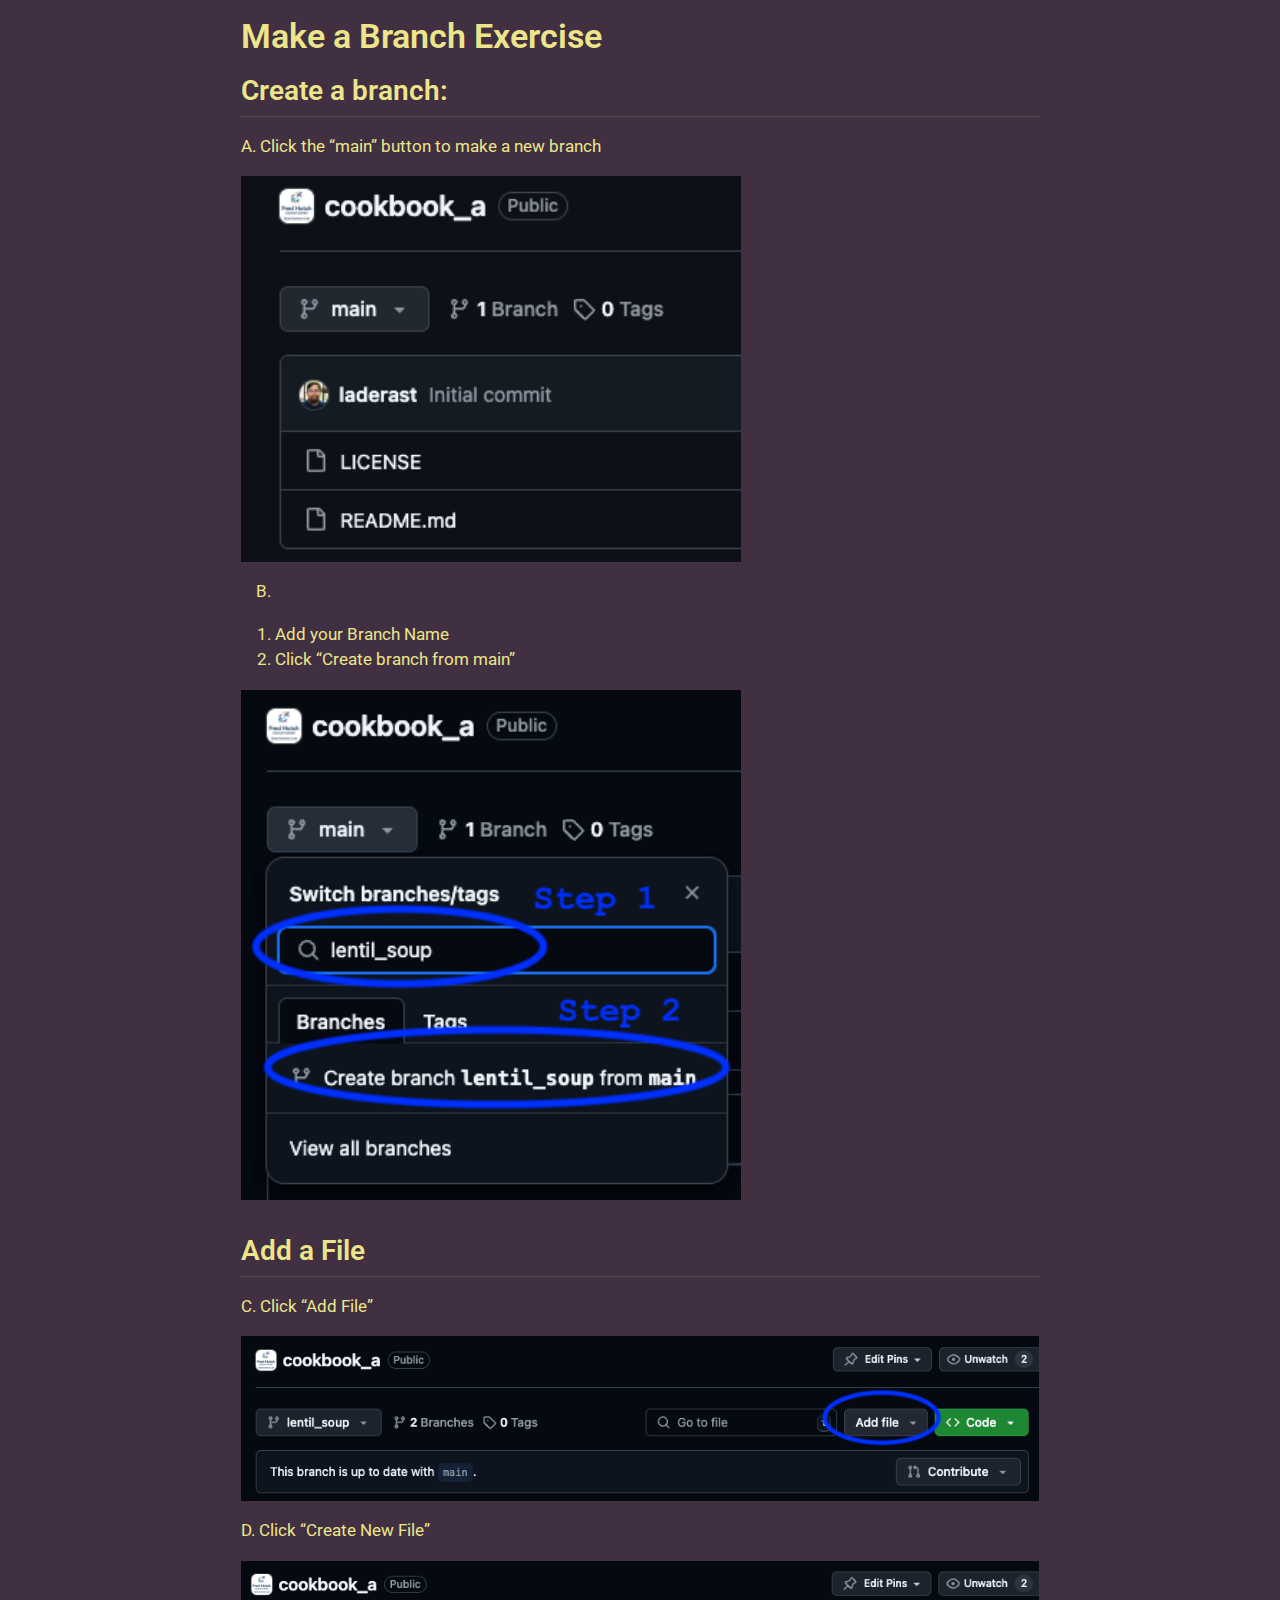
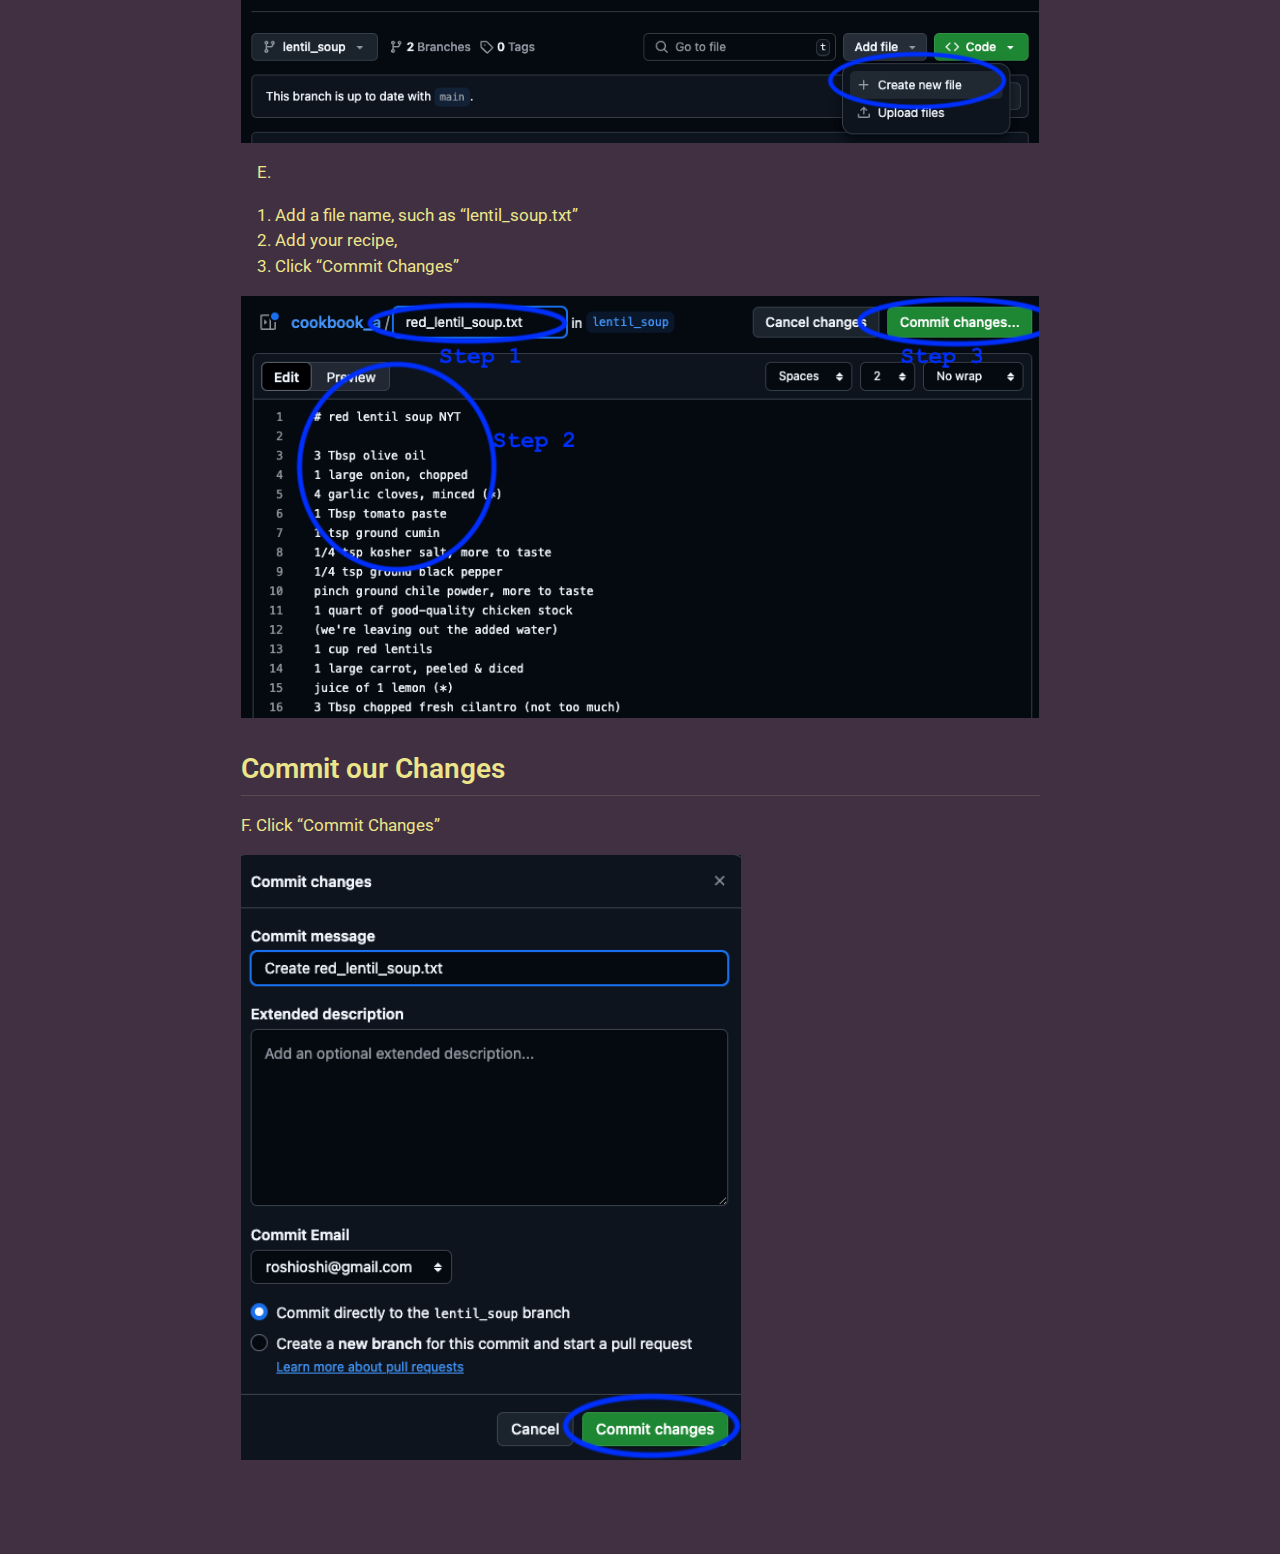
<file: branching.html>
<!DOCTYPE html>
<html xmlns="http://www.w3.org/1999/xhtml" lang="en" xml:lang="en"><head>

<meta charset="utf-8">
<meta name="generator" content="quarto-1.7.30">

<meta name="viewport" content="width=device-width, initial-scale=1.0, user-scalable=yes">


<title>Make a Branch Exercise</title>
<style>
code{white-space: pre-wrap;}
span.smallcaps{font-variant: small-caps;}
div.columns{display: flex; gap: min(4vw, 1.5em);}
div.column{flex: auto; overflow-x: auto;}
div.hanging-indent{margin-left: 1.5em; text-indent: -1.5em;}
ul.task-list{list-style: none;}
ul.task-list li input[type="checkbox"] {
  width: 0.8em;
  margin: 0 0.8em 0.2em -1em; /* quarto-specific, see https://github.com/quarto-dev/quarto-cli/issues/4556 */ 
  vertical-align: middle;
}
</style>


<script src="branching_files/libs/clipboard/clipboard.min.js"></script>
<script src="branching_files/libs/quarto-html/quarto.js" type="module"></script>
<script src="branching_files/libs/quarto-html/tabsets/tabsets.js" type="module"></script>
<script src="branching_files/libs/quarto-html/popper.min.js"></script>
<script src="branching_files/libs/quarto-html/tippy.umd.min.js"></script>
<script src="branching_files/libs/quarto-html/anchor.min.js"></script>
<link href="branching_files/libs/quarto-html/tippy.css" rel="stylesheet">
<link href="branching_files/libs/quarto-html/quarto-syntax-highlighting-dark-4fd6b04df70422679dcc46428c3a52e2.css" rel="stylesheet" id="quarto-text-highlighting-styles">
<script src="branching_files/libs/bootstrap/bootstrap.min.js"></script>
<link href="branching_files/libs/bootstrap/bootstrap-icons.css" rel="stylesheet">
<link href="branching_files/libs/bootstrap/bootstrap-54cf135cfe02744c679a308d7dd506c5.min.css" rel="stylesheet" append-hash="true" id="quarto-bootstrap" data-mode="dark">


</head>

<body class="fullcontent quarto-light">

<div id="quarto-content" class="page-columns page-rows-contents page-layout-article">

<main class="content" id="quarto-document-content">

<header id="title-block-header" class="quarto-title-block default">
<div class="quarto-title">
<h1 class="title">Make a Branch Exercise</h1>
</div>



<div class="quarto-title-meta">

    
  
    
  </div>
  


</header>


<section id="create-a-branch" class="level2">
<h2 class="anchored" data-anchor-id="create-a-branch">Create a branch:</h2>
<p>A. Click the “main” button to make a new branch</p>
<p><img src="branch1.png" class="img-fluid" width="500"></p>
<ol start="2" type="A">
<li></li>
</ol>
<ol type="1">
<li>Add your Branch Name</li>
<li>Click “Create branch from main”</li>
</ol>
<p><img src="branch2.png" class="img-fluid" width="500"></p>
</section>
<section id="add-a-file" class="level2">
<h2 class="anchored" data-anchor-id="add-a-file">Add a File</h2>
<p>C. Click “Add File”</p>
<p><img src="branch3.png" class="img-fluid"></p>
<p>D. Click “Create New File”</p>
<p><img src="branch4.png" class="img-fluid"></p>
<ol start="5" type="A">
<li></li>
</ol>
<ol type="1">
<li>Add a file name, such as “lentil_soup.txt”</li>
<li>Add your recipe,</li>
<li>Click “Commit Changes”</li>
</ol>
<p><img src="branch5.png" class="img-fluid"></p>
</section>
<section id="commit-our-changes" class="level2">
<h2 class="anchored" data-anchor-id="commit-our-changes">Commit our Changes</h2>
<p>F. Click “Commit Changes”</p>
<p><img src="branch6.png" class="img-fluid" width="500"></p>
</section>

</main>
<!-- /main column -->
<script id="quarto-html-after-body" type="application/javascript">
  window.document.addEventListener("DOMContentLoaded", function (event) {
    const icon = "";
    const anchorJS = new window.AnchorJS();
    anchorJS.options = {
      placement: 'right',
      icon: icon
    };
    anchorJS.add('.anchored');
    const isCodeAnnotation = (el) => {
      for (const clz of el.classList) {
        if (clz.startsWith('code-annotation-')) {                     
          return true;
        }
      }
      return false;
    }
    const onCopySuccess = function(e) {
      // button target
      const button = e.trigger;
      // don't keep focus
      button.blur();
      // flash "checked"
      button.classList.add('code-copy-button-checked');
      var currentTitle = button.getAttribute("title");
      button.setAttribute("title", "Copied!");
      let tooltip;
      if (window.bootstrap) {
        button.setAttribute("data-bs-toggle", "tooltip");
        button.setAttribute("data-bs-placement", "left");
        button.setAttribute("data-bs-title", "Copied!");
        tooltip = new bootstrap.Tooltip(button, 
          { trigger: "manual", 
            customClass: "code-copy-button-tooltip",
            offset: [0, -8]});
        tooltip.show();    
      }
      setTimeout(function() {
        if (tooltip) {
          tooltip.hide();
          button.removeAttribute("data-bs-title");
          button.removeAttribute("data-bs-toggle");
          button.removeAttribute("data-bs-placement");
        }
        button.setAttribute("title", currentTitle);
        button.classList.remove('code-copy-button-checked');
      }, 1000);
      // clear code selection
      e.clearSelection();
    }
    const getTextToCopy = function(trigger) {
        const codeEl = trigger.previousElementSibling.cloneNode(true);
        for (const childEl of codeEl.children) {
          if (isCodeAnnotation(childEl)) {
            childEl.remove();
          }
        }
        return codeEl.innerText;
    }
    const clipboard = new window.ClipboardJS('.code-copy-button:not([data-in-quarto-modal])', {
      text: getTextToCopy
    });
    clipboard.on('success', onCopySuccess);
    if (window.document.getElementById('quarto-embedded-source-code-modal')) {
      const clipboardModal = new window.ClipboardJS('.code-copy-button[data-in-quarto-modal]', {
        text: getTextToCopy,
        container: window.document.getElementById('quarto-embedded-source-code-modal')
      });
      clipboardModal.on('success', onCopySuccess);
    }
      var localhostRegex = new RegExp(/^(?:http|https):\/\/localhost\:?[0-9]*\//);
      var mailtoRegex = new RegExp(/^mailto:/);
        var filterRegex = new RegExp('/' + window.location.host + '/');
      var isInternal = (href) => {
          return filterRegex.test(href) || localhostRegex.test(href) || mailtoRegex.test(href);
      }
      // Inspect non-navigation links and adorn them if external
     var links = window.document.querySelectorAll('a[href]:not(.nav-link):not(.navbar-brand):not(.toc-action):not(.sidebar-link):not(.sidebar-item-toggle):not(.pagination-link):not(.no-external):not([aria-hidden]):not(.dropdown-item):not(.quarto-navigation-tool):not(.about-link)');
      for (var i=0; i<links.length; i++) {
        const link = links[i];
        if (!isInternal(link.href)) {
          // undo the damage that might have been done by quarto-nav.js in the case of
          // links that we want to consider external
          if (link.dataset.originalHref !== undefined) {
            link.href = link.dataset.originalHref;
          }
        }
      }
    function tippyHover(el, contentFn, onTriggerFn, onUntriggerFn) {
      const config = {
        allowHTML: true,
        maxWidth: 500,
        delay: 100,
        arrow: false,
        appendTo: function(el) {
            return el.parentElement;
        },
        interactive: true,
        interactiveBorder: 10,
        theme: 'quarto',
        placement: 'bottom-start',
      };
      if (contentFn) {
        config.content = contentFn;
      }
      if (onTriggerFn) {
        config.onTrigger = onTriggerFn;
      }
      if (onUntriggerFn) {
        config.onUntrigger = onUntriggerFn;
      }
      window.tippy(el, config); 
    }
    const noterefs = window.document.querySelectorAll('a[role="doc-noteref"]');
    for (var i=0; i<noterefs.length; i++) {
      const ref = noterefs[i];
      tippyHover(ref, function() {
        // use id or data attribute instead here
        let href = ref.getAttribute('data-footnote-href') || ref.getAttribute('href');
        try { href = new URL(href).hash; } catch {}
        const id = href.replace(/^#\/?/, "");
        const note = window.document.getElementById(id);
        if (note) {
          return note.innerHTML;
        } else {
          return "";
        }
      });
    }
    const xrefs = window.document.querySelectorAll('a.quarto-xref');
    const processXRef = (id, note) => {
      // Strip column container classes
      const stripColumnClz = (el) => {
        el.classList.remove("page-full", "page-columns");
        if (el.children) {
          for (const child of el.children) {
            stripColumnClz(child);
          }
        }
      }
      stripColumnClz(note)
      if (id === null || id.startsWith('sec-')) {
        // Special case sections, only their first couple elements
        const container = document.createElement("div");
        if (note.children && note.children.length > 2) {
          container.appendChild(note.children[0].cloneNode(true));
          for (let i = 1; i < note.children.length; i++) {
            const child = note.children[i];
            if (child.tagName === "P" && child.innerText === "") {
              continue;
            } else {
              container.appendChild(child.cloneNode(true));
              break;
            }
          }
          if (window.Quarto?.typesetMath) {
            window.Quarto.typesetMath(container);
          }
          return container.innerHTML
        } else {
          if (window.Quarto?.typesetMath) {
            window.Quarto.typesetMath(note);
          }
          return note.innerHTML;
        }
      } else {
        // Remove any anchor links if they are present
        const anchorLink = note.querySelector('a.anchorjs-link');
        if (anchorLink) {
          anchorLink.remove();
        }
        if (window.Quarto?.typesetMath) {
          window.Quarto.typesetMath(note);
        }
        if (note.classList.contains("callout")) {
          return note.outerHTML;
        } else {
          return note.innerHTML;
        }
      }
    }
    for (var i=0; i<xrefs.length; i++) {
      const xref = xrefs[i];
      tippyHover(xref, undefined, function(instance) {
        instance.disable();
        let url = xref.getAttribute('href');
        let hash = undefined; 
        if (url.startsWith('#')) {
          hash = url;
        } else {
          try { hash = new URL(url).hash; } catch {}
        }
        if (hash) {
          const id = hash.replace(/^#\/?/, "");
          const note = window.document.getElementById(id);
          if (note !== null) {
            try {
              const html = processXRef(id, note.cloneNode(true));
              instance.setContent(html);
            } finally {
              instance.enable();
              instance.show();
            }
          } else {
            // See if we can fetch this
            fetch(url.split('#')[0])
            .then(res => res.text())
            .then(html => {
              const parser = new DOMParser();
              const htmlDoc = parser.parseFromString(html, "text/html");
              const note = htmlDoc.getElementById(id);
              if (note !== null) {
                const html = processXRef(id, note);
                instance.setContent(html);
              } 
            }).finally(() => {
              instance.enable();
              instance.show();
            });
          }
        } else {
          // See if we can fetch a full url (with no hash to target)
          // This is a special case and we should probably do some content thinning / targeting
          fetch(url)
          .then(res => res.text())
          .then(html => {
            const parser = new DOMParser();
            const htmlDoc = parser.parseFromString(html, "text/html");
            const note = htmlDoc.querySelector('main.content');
            if (note !== null) {
              // This should only happen for chapter cross references
              // (since there is no id in the URL)
              // remove the first header
              if (note.children.length > 0 && note.children[0].tagName === "HEADER") {
                note.children[0].remove();
              }
              const html = processXRef(null, note);
              instance.setContent(html);
            } 
          }).finally(() => {
            instance.enable();
            instance.show();
          });
        }
      }, function(instance) {
      });
    }
        let selectedAnnoteEl;
        const selectorForAnnotation = ( cell, annotation) => {
          let cellAttr = 'data-code-cell="' + cell + '"';
          let lineAttr = 'data-code-annotation="' +  annotation + '"';
          const selector = 'span[' + cellAttr + '][' + lineAttr + ']';
          return selector;
        }
        const selectCodeLines = (annoteEl) => {
          const doc = window.document;
          const targetCell = annoteEl.getAttribute("data-target-cell");
          const targetAnnotation = annoteEl.getAttribute("data-target-annotation");
          const annoteSpan = window.document.querySelector(selectorForAnnotation(targetCell, targetAnnotation));
          const lines = annoteSpan.getAttribute("data-code-lines").split(",");
          const lineIds = lines.map((line) => {
            return targetCell + "-" + line;
          })
          let top = null;
          let height = null;
          let parent = null;
          if (lineIds.length > 0) {
              //compute the position of the single el (top and bottom and make a div)
              const el = window.document.getElementById(lineIds[0]);
              top = el.offsetTop;
              height = el.offsetHeight;
              parent = el.parentElement.parentElement;
            if (lineIds.length > 1) {
              const lastEl = window.document.getElementById(lineIds[lineIds.length - 1]);
              const bottom = lastEl.offsetTop + lastEl.offsetHeight;
              height = bottom - top;
            }
            if (top !== null && height !== null && parent !== null) {
              // cook up a div (if necessary) and position it 
              let div = window.document.getElementById("code-annotation-line-highlight");
              if (div === null) {
                div = window.document.createElement("div");
                div.setAttribute("id", "code-annotation-line-highlight");
                div.style.position = 'absolute';
                parent.appendChild(div);
              }
              div.style.top = top - 2 + "px";
              div.style.height = height + 4 + "px";
              div.style.left = 0;
              let gutterDiv = window.document.getElementById("code-annotation-line-highlight-gutter");
              if (gutterDiv === null) {
                gutterDiv = window.document.createElement("div");
                gutterDiv.setAttribute("id", "code-annotation-line-highlight-gutter");
                gutterDiv.style.position = 'absolute';
                const codeCell = window.document.getElementById(targetCell);
                const gutter = codeCell.querySelector('.code-annotation-gutter');
                gutter.appendChild(gutterDiv);
              }
              gutterDiv.style.top = top - 2 + "px";
              gutterDiv.style.height = height + 4 + "px";
            }
            selectedAnnoteEl = annoteEl;
          }
        };
        const unselectCodeLines = () => {
          const elementsIds = ["code-annotation-line-highlight", "code-annotation-line-highlight-gutter"];
          elementsIds.forEach((elId) => {
            const div = window.document.getElementById(elId);
            if (div) {
              div.remove();
            }
          });
          selectedAnnoteEl = undefined;
        };
          // Handle positioning of the toggle
      window.addEventListener(
        "resize",
        throttle(() => {
          elRect = undefined;
          if (selectedAnnoteEl) {
            selectCodeLines(selectedAnnoteEl);
          }
        }, 10)
      );
      function throttle(fn, ms) {
      let throttle = false;
      let timer;
        return (...args) => {
          if(!throttle) { // first call gets through
              fn.apply(this, args);
              throttle = true;
          } else { // all the others get throttled
              if(timer) clearTimeout(timer); // cancel #2
              timer = setTimeout(() => {
                fn.apply(this, args);
                timer = throttle = false;
              }, ms);
          }
        };
      }
        // Attach click handler to the DT
        const annoteDls = window.document.querySelectorAll('dt[data-target-cell]');
        for (const annoteDlNode of annoteDls) {
          annoteDlNode.addEventListener('click', (event) => {
            const clickedEl = event.target;
            if (clickedEl !== selectedAnnoteEl) {
              unselectCodeLines();
              const activeEl = window.document.querySelector('dt[data-target-cell].code-annotation-active');
              if (activeEl) {
                activeEl.classList.remove('code-annotation-active');
              }
              selectCodeLines(clickedEl);
              clickedEl.classList.add('code-annotation-active');
            } else {
              // Unselect the line
              unselectCodeLines();
              clickedEl.classList.remove('code-annotation-active');
            }
          });
        }
    const findCites = (el) => {
      const parentEl = el.parentElement;
      if (parentEl) {
        const cites = parentEl.dataset.cites;
        if (cites) {
          return {
            el,
            cites: cites.split(' ')
          };
        } else {
          return findCites(el.parentElement)
        }
      } else {
        return undefined;
      }
    };
    var bibliorefs = window.document.querySelectorAll('a[role="doc-biblioref"]');
    for (var i=0; i<bibliorefs.length; i++) {
      const ref = bibliorefs[i];
      const citeInfo = findCites(ref);
      if (citeInfo) {
        tippyHover(citeInfo.el, function() {
          var popup = window.document.createElement('div');
          citeInfo.cites.forEach(function(cite) {
            var citeDiv = window.document.createElement('div');
            citeDiv.classList.add('hanging-indent');
            citeDiv.classList.add('csl-entry');
            var biblioDiv = window.document.getElementById('ref-' + cite);
            if (biblioDiv) {
              citeDiv.innerHTML = biblioDiv.innerHTML;
            }
            popup.appendChild(citeDiv);
          });
          return popup.innerHTML;
        });
      }
    }
  });
  </script>
</div> <!-- /content -->




</body></html>
</file>
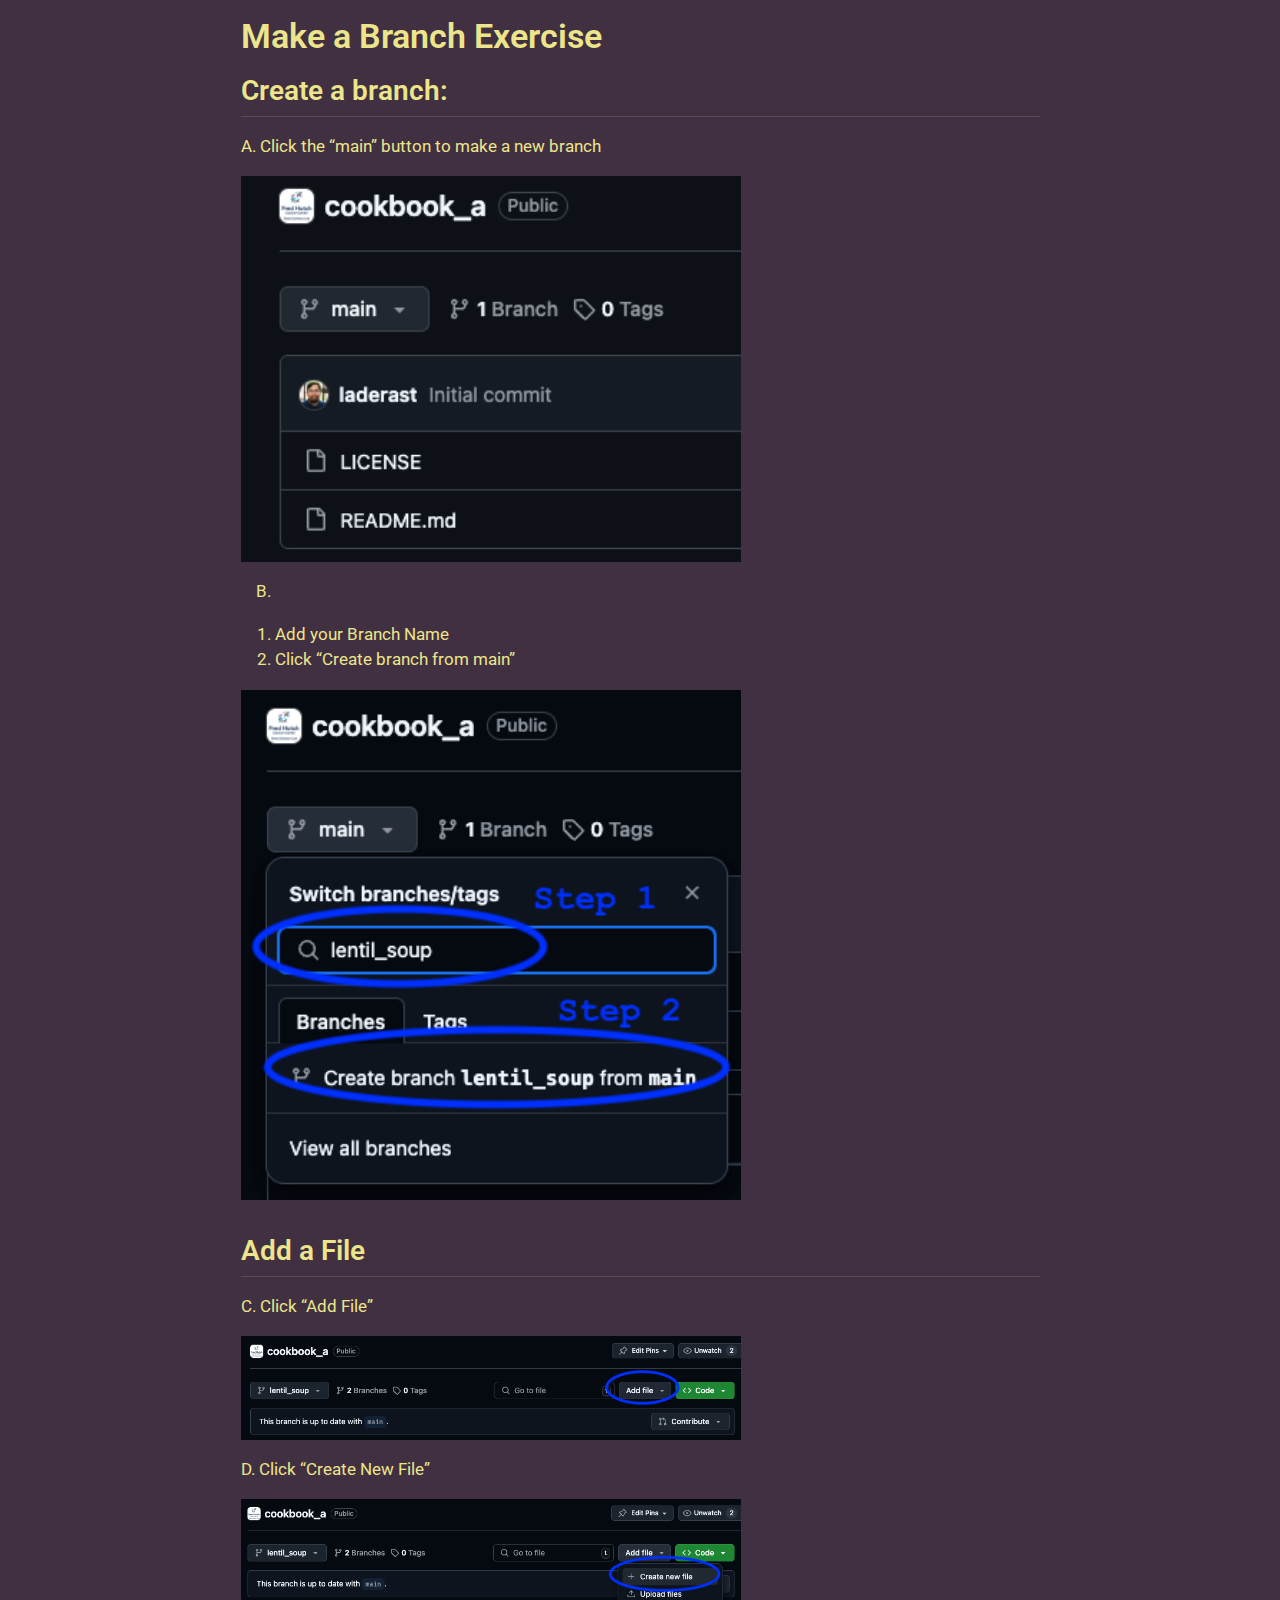
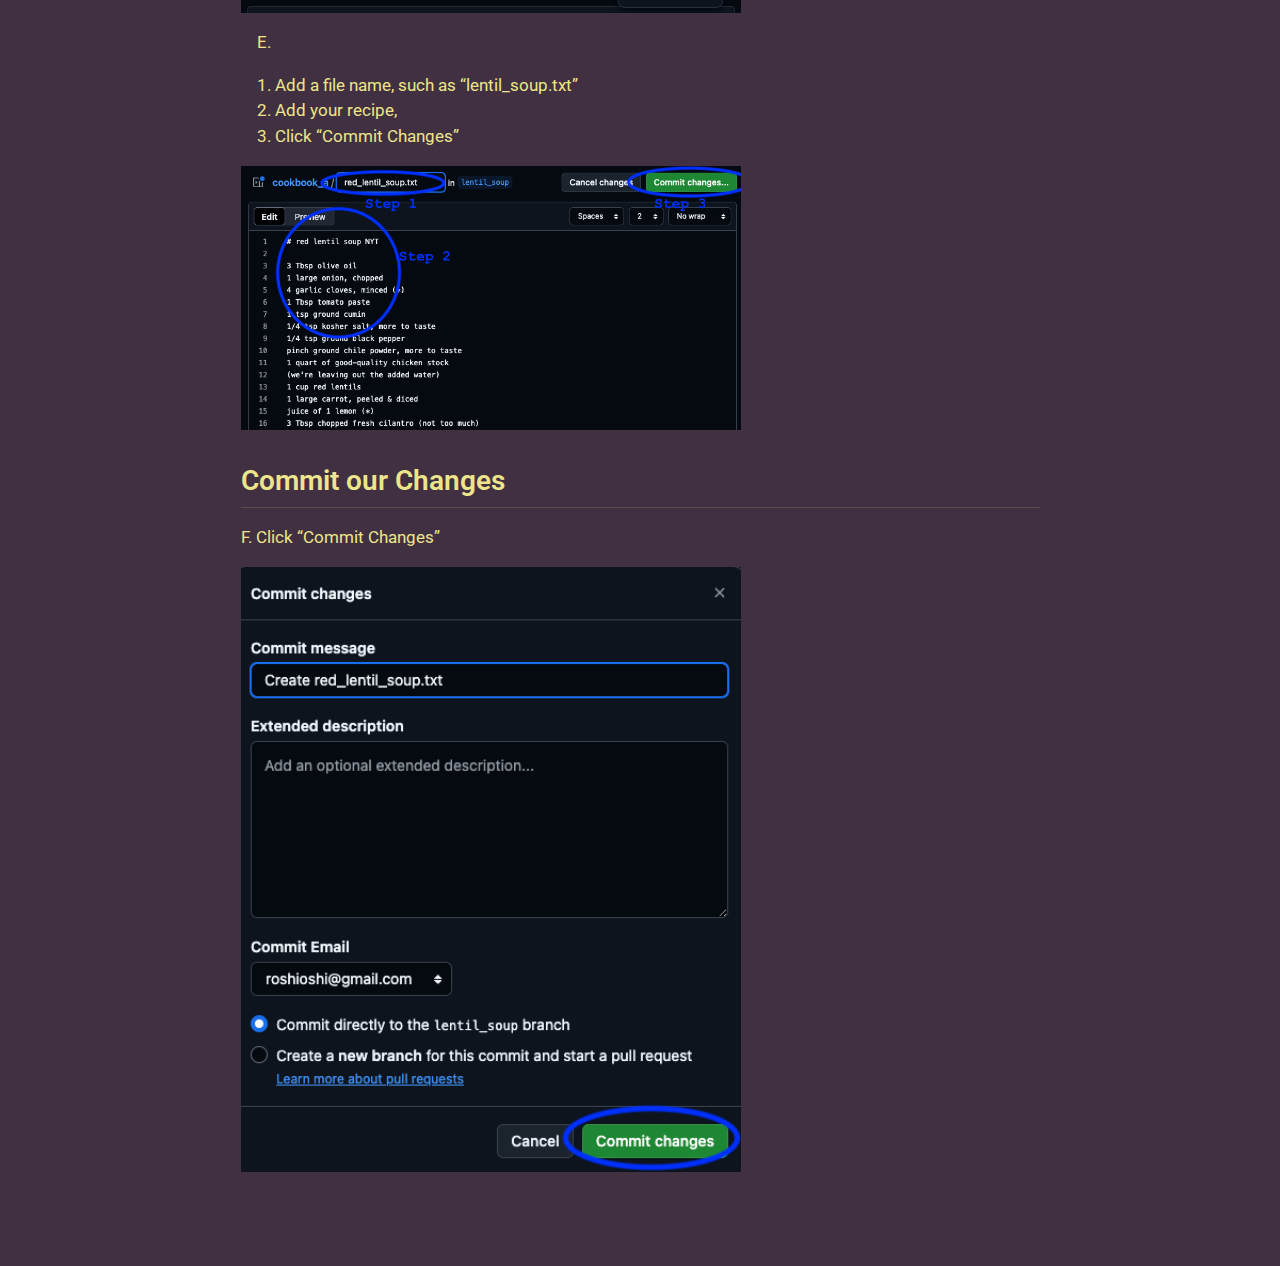
<file: exercises.html>
<!DOCTYPE html>
<html xmlns="http://www.w3.org/1999/xhtml" lang="en" xml:lang="en"><head>

<meta charset="utf-8">
<meta name="generator" content="quarto-1.7.30">

<meta name="viewport" content="width=device-width, initial-scale=1.0, user-scalable=yes">


<title>Make a Branch Exercise</title>
<style>
code{white-space: pre-wrap;}
span.smallcaps{font-variant: small-caps;}
div.columns{display: flex; gap: min(4vw, 1.5em);}
div.column{flex: auto; overflow-x: auto;}
div.hanging-indent{margin-left: 1.5em; text-indent: -1.5em;}
ul.task-list{list-style: none;}
ul.task-list li input[type="checkbox"] {
  width: 0.8em;
  margin: 0 0.8em 0.2em -1em; /* quarto-specific, see https://github.com/quarto-dev/quarto-cli/issues/4556 */ 
  vertical-align: middle;
}
</style>


<script src="exercises_files/libs/clipboard/clipboard.min.js"></script>
<script src="exercises_files/libs/quarto-html/quarto.js" type="module"></script>
<script src="exercises_files/libs/quarto-html/tabsets/tabsets.js" type="module"></script>
<script src="exercises_files/libs/quarto-html/popper.min.js"></script>
<script src="exercises_files/libs/quarto-html/tippy.umd.min.js"></script>
<script src="exercises_files/libs/quarto-html/anchor.min.js"></script>
<link href="exercises_files/libs/quarto-html/tippy.css" rel="stylesheet">
<link href="exercises_files/libs/quarto-html/quarto-syntax-highlighting-dark-4fd6b04df70422679dcc46428c3a52e2.css" rel="stylesheet" id="quarto-text-highlighting-styles">
<script src="exercises_files/libs/bootstrap/bootstrap.min.js"></script>
<link href="exercises_files/libs/bootstrap/bootstrap-icons.css" rel="stylesheet">
<link href="exercises_files/libs/bootstrap/bootstrap-54cf135cfe02744c679a308d7dd506c5.min.css" rel="stylesheet" append-hash="true" id="quarto-bootstrap" data-mode="dark">


</head>

<body class="fullcontent quarto-light">

<div id="quarto-content" class="page-columns page-rows-contents page-layout-article">

<main class="content" id="quarto-document-content">

<header id="title-block-header" class="quarto-title-block default">
<div class="quarto-title">
<h1 class="title">Make a Branch Exercise</h1>
</div>



<div class="quarto-title-meta">

    
  
    
  </div>
  


</header>


<section id="create-a-branch" class="level2">
<h2 class="anchored" data-anchor-id="create-a-branch">Create a branch:</h2>
<p>A. Click the “main” button to make a new branch</p>
<p><img src="branch1.png" class="img-fluid" width="500"></p>
<ol start="2" type="A">
<li></li>
</ol>
<ol type="1">
<li>Add your Branch Name</li>
<li>Click “Create branch from main”</li>
</ol>
<p><img src="branch2.png" class="img-fluid" width="500"></p>
</section>
<section id="add-a-file" class="level2">
<h2 class="anchored" data-anchor-id="add-a-file">Add a File</h2>
<p>C. Click “Add File”</p>
<p><img src="branch3.png" class="img-fluid" width="500"></p>
<p>D. Click “Create New File”</p>
<p><img src="branch4.png" class="img-fluid" width="500"></p>
<ol start="5" type="A">
<li></li>
</ol>
<ol type="1">
<li>Add a file name, such as “lentil_soup.txt”</li>
<li>Add your recipe,</li>
<li>Click “Commit Changes”</li>
</ol>
<p><img src="branch5.png" class="img-fluid" width="500"></p>
</section>
<section id="commit-our-changes" class="level2">
<h2 class="anchored" data-anchor-id="commit-our-changes">Commit our Changes</h2>
<p>F. Click “Commit Changes”</p>
<p><img src="branch6.png" class="img-fluid" width="500"></p>
</section>

</main>
<!-- /main column -->
<script id="quarto-html-after-body" type="application/javascript">
  window.document.addEventListener("DOMContentLoaded", function (event) {
    const icon = "";
    const anchorJS = new window.AnchorJS();
    anchorJS.options = {
      placement: 'right',
      icon: icon
    };
    anchorJS.add('.anchored');
    const isCodeAnnotation = (el) => {
      for (const clz of el.classList) {
        if (clz.startsWith('code-annotation-')) {                     
          return true;
        }
      }
      return false;
    }
    const onCopySuccess = function(e) {
      // button target
      const button = e.trigger;
      // don't keep focus
      button.blur();
      // flash "checked"
      button.classList.add('code-copy-button-checked');
      var currentTitle = button.getAttribute("title");
      button.setAttribute("title", "Copied!");
      let tooltip;
      if (window.bootstrap) {
        button.setAttribute("data-bs-toggle", "tooltip");
        button.setAttribute("data-bs-placement", "left");
        button.setAttribute("data-bs-title", "Copied!");
        tooltip = new bootstrap.Tooltip(button, 
          { trigger: "manual", 
            customClass: "code-copy-button-tooltip",
            offset: [0, -8]});
        tooltip.show();    
      }
      setTimeout(function() {
        if (tooltip) {
          tooltip.hide();
          button.removeAttribute("data-bs-title");
          button.removeAttribute("data-bs-toggle");
          button.removeAttribute("data-bs-placement");
        }
        button.setAttribute("title", currentTitle);
        button.classList.remove('code-copy-button-checked');
      }, 1000);
      // clear code selection
      e.clearSelection();
    }
    const getTextToCopy = function(trigger) {
        const codeEl = trigger.previousElementSibling.cloneNode(true);
        for (const childEl of codeEl.children) {
          if (isCodeAnnotation(childEl)) {
            childEl.remove();
          }
        }
        return codeEl.innerText;
    }
    const clipboard = new window.ClipboardJS('.code-copy-button:not([data-in-quarto-modal])', {
      text: getTextToCopy
    });
    clipboard.on('success', onCopySuccess);
    if (window.document.getElementById('quarto-embedded-source-code-modal')) {
      const clipboardModal = new window.ClipboardJS('.code-copy-button[data-in-quarto-modal]', {
        text: getTextToCopy,
        container: window.document.getElementById('quarto-embedded-source-code-modal')
      });
      clipboardModal.on('success', onCopySuccess);
    }
      var localhostRegex = new RegExp(/^(?:http|https):\/\/localhost\:?[0-9]*\//);
      var mailtoRegex = new RegExp(/^mailto:/);
        var filterRegex = new RegExp('/' + window.location.host + '/');
      var isInternal = (href) => {
          return filterRegex.test(href) || localhostRegex.test(href) || mailtoRegex.test(href);
      }
      // Inspect non-navigation links and adorn them if external
     var links = window.document.querySelectorAll('a[href]:not(.nav-link):not(.navbar-brand):not(.toc-action):not(.sidebar-link):not(.sidebar-item-toggle):not(.pagination-link):not(.no-external):not([aria-hidden]):not(.dropdown-item):not(.quarto-navigation-tool):not(.about-link)');
      for (var i=0; i<links.length; i++) {
        const link = links[i];
        if (!isInternal(link.href)) {
          // undo the damage that might have been done by quarto-nav.js in the case of
          // links that we want to consider external
          if (link.dataset.originalHref !== undefined) {
            link.href = link.dataset.originalHref;
          }
        }
      }
    function tippyHover(el, contentFn, onTriggerFn, onUntriggerFn) {
      const config = {
        allowHTML: true,
        maxWidth: 500,
        delay: 100,
        arrow: false,
        appendTo: function(el) {
            return el.parentElement;
        },
        interactive: true,
        interactiveBorder: 10,
        theme: 'quarto',
        placement: 'bottom-start',
      };
      if (contentFn) {
        config.content = contentFn;
      }
      if (onTriggerFn) {
        config.onTrigger = onTriggerFn;
      }
      if (onUntriggerFn) {
        config.onUntrigger = onUntriggerFn;
      }
      window.tippy(el, config); 
    }
    const noterefs = window.document.querySelectorAll('a[role="doc-noteref"]');
    for (var i=0; i<noterefs.length; i++) {
      const ref = noterefs[i];
      tippyHover(ref, function() {
        // use id or data attribute instead here
        let href = ref.getAttribute('data-footnote-href') || ref.getAttribute('href');
        try { href = new URL(href).hash; } catch {}
        const id = href.replace(/^#\/?/, "");
        const note = window.document.getElementById(id);
        if (note) {
          return note.innerHTML;
        } else {
          return "";
        }
      });
    }
    const xrefs = window.document.querySelectorAll('a.quarto-xref');
    const processXRef = (id, note) => {
      // Strip column container classes
      const stripColumnClz = (el) => {
        el.classList.remove("page-full", "page-columns");
        if (el.children) {
          for (const child of el.children) {
            stripColumnClz(child);
          }
        }
      }
      stripColumnClz(note)
      if (id === null || id.startsWith('sec-')) {
        // Special case sections, only their first couple elements
        const container = document.createElement("div");
        if (note.children && note.children.length > 2) {
          container.appendChild(note.children[0].cloneNode(true));
          for (let i = 1; i < note.children.length; i++) {
            const child = note.children[i];
            if (child.tagName === "P" && child.innerText === "") {
              continue;
            } else {
              container.appendChild(child.cloneNode(true));
              break;
            }
          }
          if (window.Quarto?.typesetMath) {
            window.Quarto.typesetMath(container);
          }
          return container.innerHTML
        } else {
          if (window.Quarto?.typesetMath) {
            window.Quarto.typesetMath(note);
          }
          return note.innerHTML;
        }
      } else {
        // Remove any anchor links if they are present
        const anchorLink = note.querySelector('a.anchorjs-link');
        if (anchorLink) {
          anchorLink.remove();
        }
        if (window.Quarto?.typesetMath) {
          window.Quarto.typesetMath(note);
        }
        if (note.classList.contains("callout")) {
          return note.outerHTML;
        } else {
          return note.innerHTML;
        }
      }
    }
    for (var i=0; i<xrefs.length; i++) {
      const xref = xrefs[i];
      tippyHover(xref, undefined, function(instance) {
        instance.disable();
        let url = xref.getAttribute('href');
        let hash = undefined; 
        if (url.startsWith('#')) {
          hash = url;
        } else {
          try { hash = new URL(url).hash; } catch {}
        }
        if (hash) {
          const id = hash.replace(/^#\/?/, "");
          const note = window.document.getElementById(id);
          if (note !== null) {
            try {
              const html = processXRef(id, note.cloneNode(true));
              instance.setContent(html);
            } finally {
              instance.enable();
              instance.show();
            }
          } else {
            // See if we can fetch this
            fetch(url.split('#')[0])
            .then(res => res.text())
            .then(html => {
              const parser = new DOMParser();
              const htmlDoc = parser.parseFromString(html, "text/html");
              const note = htmlDoc.getElementById(id);
              if (note !== null) {
                const html = processXRef(id, note);
                instance.setContent(html);
              } 
            }).finally(() => {
              instance.enable();
              instance.show();
            });
          }
        } else {
          // See if we can fetch a full url (with no hash to target)
          // This is a special case and we should probably do some content thinning / targeting
          fetch(url)
          .then(res => res.text())
          .then(html => {
            const parser = new DOMParser();
            const htmlDoc = parser.parseFromString(html, "text/html");
            const note = htmlDoc.querySelector('main.content');
            if (note !== null) {
              // This should only happen for chapter cross references
              // (since there is no id in the URL)
              // remove the first header
              if (note.children.length > 0 && note.children[0].tagName === "HEADER") {
                note.children[0].remove();
              }
              const html = processXRef(null, note);
              instance.setContent(html);
            } 
          }).finally(() => {
            instance.enable();
            instance.show();
          });
        }
      }, function(instance) {
      });
    }
        let selectedAnnoteEl;
        const selectorForAnnotation = ( cell, annotation) => {
          let cellAttr = 'data-code-cell="' + cell + '"';
          let lineAttr = 'data-code-annotation="' +  annotation + '"';
          const selector = 'span[' + cellAttr + '][' + lineAttr + ']';
          return selector;
        }
        const selectCodeLines = (annoteEl) => {
          const doc = window.document;
          const targetCell = annoteEl.getAttribute("data-target-cell");
          const targetAnnotation = annoteEl.getAttribute("data-target-annotation");
          const annoteSpan = window.document.querySelector(selectorForAnnotation(targetCell, targetAnnotation));
          const lines = annoteSpan.getAttribute("data-code-lines").split(",");
          const lineIds = lines.map((line) => {
            return targetCell + "-" + line;
          })
          let top = null;
          let height = null;
          let parent = null;
          if (lineIds.length > 0) {
              //compute the position of the single el (top and bottom and make a div)
              const el = window.document.getElementById(lineIds[0]);
              top = el.offsetTop;
              height = el.offsetHeight;
              parent = el.parentElement.parentElement;
            if (lineIds.length > 1) {
              const lastEl = window.document.getElementById(lineIds[lineIds.length - 1]);
              const bottom = lastEl.offsetTop + lastEl.offsetHeight;
              height = bottom - top;
            }
            if (top !== null && height !== null && parent !== null) {
              // cook up a div (if necessary) and position it 
              let div = window.document.getElementById("code-annotation-line-highlight");
              if (div === null) {
                div = window.document.createElement("div");
                div.setAttribute("id", "code-annotation-line-highlight");
                div.style.position = 'absolute';
                parent.appendChild(div);
              }
              div.style.top = top - 2 + "px";
              div.style.height = height + 4 + "px";
              div.style.left = 0;
              let gutterDiv = window.document.getElementById("code-annotation-line-highlight-gutter");
              if (gutterDiv === null) {
                gutterDiv = window.document.createElement("div");
                gutterDiv.setAttribute("id", "code-annotation-line-highlight-gutter");
                gutterDiv.style.position = 'absolute';
                const codeCell = window.document.getElementById(targetCell);
                const gutter = codeCell.querySelector('.code-annotation-gutter');
                gutter.appendChild(gutterDiv);
              }
              gutterDiv.style.top = top - 2 + "px";
              gutterDiv.style.height = height + 4 + "px";
            }
            selectedAnnoteEl = annoteEl;
          }
        };
        const unselectCodeLines = () => {
          const elementsIds = ["code-annotation-line-highlight", "code-annotation-line-highlight-gutter"];
          elementsIds.forEach((elId) => {
            const div = window.document.getElementById(elId);
            if (div) {
              div.remove();
            }
          });
          selectedAnnoteEl = undefined;
        };
          // Handle positioning of the toggle
      window.addEventListener(
        "resize",
        throttle(() => {
          elRect = undefined;
          if (selectedAnnoteEl) {
            selectCodeLines(selectedAnnoteEl);
          }
        }, 10)
      );
      function throttle(fn, ms) {
      let throttle = false;
      let timer;
        return (...args) => {
          if(!throttle) { // first call gets through
              fn.apply(this, args);
              throttle = true;
          } else { // all the others get throttled
              if(timer) clearTimeout(timer); // cancel #2
              timer = setTimeout(() => {
                fn.apply(this, args);
                timer = throttle = false;
              }, ms);
          }
        };
      }
        // Attach click handler to the DT
        const annoteDls = window.document.querySelectorAll('dt[data-target-cell]');
        for (const annoteDlNode of annoteDls) {
          annoteDlNode.addEventListener('click', (event) => {
            const clickedEl = event.target;
            if (clickedEl !== selectedAnnoteEl) {
              unselectCodeLines();
              const activeEl = window.document.querySelector('dt[data-target-cell].code-annotation-active');
              if (activeEl) {
                activeEl.classList.remove('code-annotation-active');
              }
              selectCodeLines(clickedEl);
              clickedEl.classList.add('code-annotation-active');
            } else {
              // Unselect the line
              unselectCodeLines();
              clickedEl.classList.remove('code-annotation-active');
            }
          });
        }
    const findCites = (el) => {
      const parentEl = el.parentElement;
      if (parentEl) {
        const cites = parentEl.dataset.cites;
        if (cites) {
          return {
            el,
            cites: cites.split(' ')
          };
        } else {
          return findCites(el.parentElement)
        }
      } else {
        return undefined;
      }
    };
    var bibliorefs = window.document.querySelectorAll('a[role="doc-biblioref"]');
    for (var i=0; i<bibliorefs.length; i++) {
      const ref = bibliorefs[i];
      const citeInfo = findCites(ref);
      if (citeInfo) {
        tippyHover(citeInfo.el, function() {
          var popup = window.document.createElement('div');
          citeInfo.cites.forEach(function(cite) {
            var citeDiv = window.document.createElement('div');
            citeDiv.classList.add('hanging-indent');
            citeDiv.classList.add('csl-entry');
            var biblioDiv = window.document.getElementById('ref-' + cite);
            if (biblioDiv) {
              citeDiv.innerHTML = biblioDiv.innerHTML;
            }
            popup.appendChild(citeDiv);
          });
          return popup.innerHTML;
        });
      }
    }
  });
  </script>
</div> <!-- /content -->




</body></html>
</file>
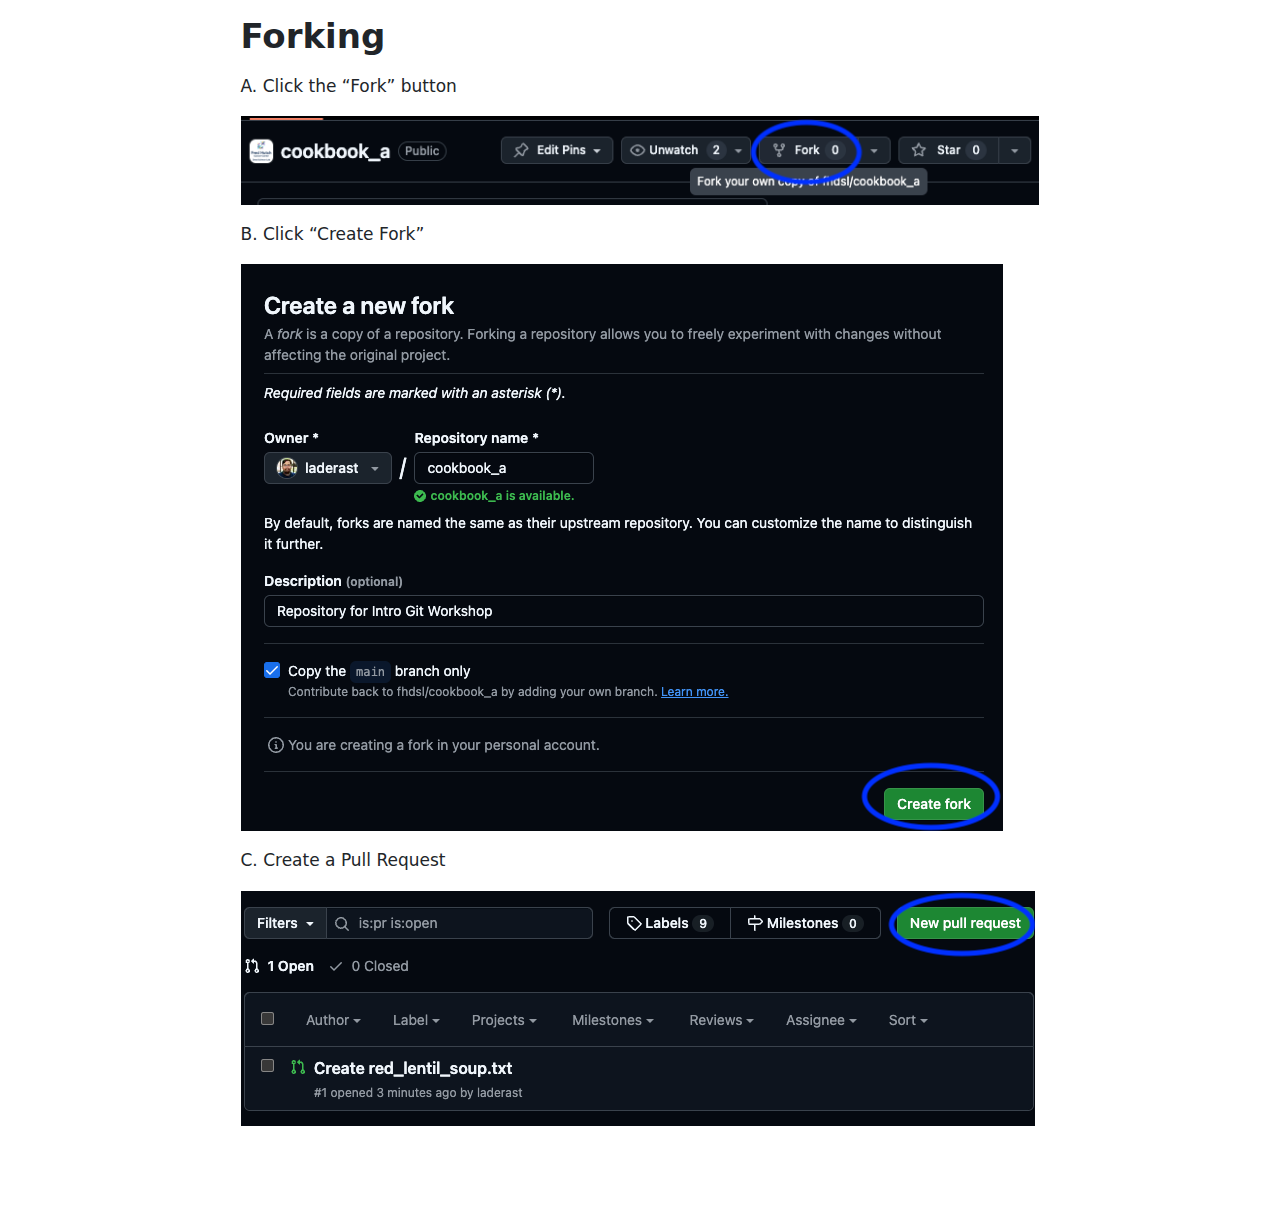
<file: forking.html>
<!DOCTYPE html>
<html xmlns="http://www.w3.org/1999/xhtml" lang="en" xml:lang="en"><head>

<meta charset="utf-8">
<meta name="generator" content="quarto-1.6.40">

<meta name="viewport" content="width=device-width, initial-scale=1.0, user-scalable=yes">


<title>Forking</title>
<style>
code{white-space: pre-wrap;}
span.smallcaps{font-variant: small-caps;}
div.columns{display: flex; gap: min(4vw, 1.5em);}
div.column{flex: auto; overflow-x: auto;}
div.hanging-indent{margin-left: 1.5em; text-indent: -1.5em;}
ul.task-list{list-style: none;}
ul.task-list li input[type="checkbox"] {
  width: 0.8em;
  margin: 0 0.8em 0.2em -1em; /* quarto-specific, see https://github.com/quarto-dev/quarto-cli/issues/4556 */ 
  vertical-align: middle;
}
</style>


<script src="forking_files/libs/clipboard/clipboard.min.js"></script>
<script src="forking_files/libs/quarto-html/quarto.js"></script>
<script src="forking_files/libs/quarto-html/popper.min.js"></script>
<script src="forking_files/libs/quarto-html/tippy.umd.min.js"></script>
<script src="forking_files/libs/quarto-html/anchor.min.js"></script>
<link href="forking_files/libs/quarto-html/tippy.css" rel="stylesheet">
<link href="forking_files/libs/quarto-html/quarto-syntax-highlighting-549806ee2085284f45b00abea8c6df48.css" rel="stylesheet" id="quarto-text-highlighting-styles">
<script src="forking_files/libs/bootstrap/bootstrap.min.js"></script>
<link href="forking_files/libs/bootstrap/bootstrap-icons.css" rel="stylesheet">
<link href="forking_files/libs/bootstrap/bootstrap-973236bd072d72a04ee9cd82dcc9cb29.min.css" rel="stylesheet" append-hash="true" id="quarto-bootstrap" data-mode="light">


</head>

<body class="fullcontent">

<div id="quarto-content" class="page-columns page-rows-contents page-layout-article">

<main class="content" id="quarto-document-content">

<header id="title-block-header" class="quarto-title-block default">
<div class="quarto-title">
<h1 class="title">Forking</h1>
</div>



<div class="quarto-title-meta">

    
  
    
  </div>
  


</header>


<p>A. Click the “Fork” button</p>
<p><img src="fork1.png" class="img-fluid"></p>
<p>B. Click “Create Fork”</p>
<p><img src="fork2.png" class="img-fluid"></p>
<p>C. Create a Pull Request</p>
<p><img src="fork3-pr.png" class="img-fluid"></p>

</main>
<!-- /main column -->
<script id="quarto-html-after-body" type="application/javascript">
window.document.addEventListener("DOMContentLoaded", function (event) {
  const toggleBodyColorMode = (bsSheetEl) => {
    const mode = bsSheetEl.getAttribute("data-mode");
    const bodyEl = window.document.querySelector("body");
    if (mode === "dark") {
      bodyEl.classList.add("quarto-dark");
      bodyEl.classList.remove("quarto-light");
    } else {
      bodyEl.classList.add("quarto-light");
      bodyEl.classList.remove("quarto-dark");
    }
  }
  const toggleBodyColorPrimary = () => {
    const bsSheetEl = window.document.querySelector("link#quarto-bootstrap");
    if (bsSheetEl) {
      toggleBodyColorMode(bsSheetEl);
    }
  }
  toggleBodyColorPrimary();  
  const icon = "";
  const anchorJS = new window.AnchorJS();
  anchorJS.options = {
    placement: 'right',
    icon: icon
  };
  anchorJS.add('.anchored');
  const isCodeAnnotation = (el) => {
    for (const clz of el.classList) {
      if (clz.startsWith('code-annotation-')) {                     
        return true;
      }
    }
    return false;
  }
  const onCopySuccess = function(e) {
    // button target
    const button = e.trigger;
    // don't keep focus
    button.blur();
    // flash "checked"
    button.classList.add('code-copy-button-checked');
    var currentTitle = button.getAttribute("title");
    button.setAttribute("title", "Copied!");
    let tooltip;
    if (window.bootstrap) {
      button.setAttribute("data-bs-toggle", "tooltip");
      button.setAttribute("data-bs-placement", "left");
      button.setAttribute("data-bs-title", "Copied!");
      tooltip = new bootstrap.Tooltip(button, 
        { trigger: "manual", 
          customClass: "code-copy-button-tooltip",
          offset: [0, -8]});
      tooltip.show();    
    }
    setTimeout(function() {
      if (tooltip) {
        tooltip.hide();
        button.removeAttribute("data-bs-title");
        button.removeAttribute("data-bs-toggle");
        button.removeAttribute("data-bs-placement");
      }
      button.setAttribute("title", currentTitle);
      button.classList.remove('code-copy-button-checked');
    }, 1000);
    // clear code selection
    e.clearSelection();
  }
  const getTextToCopy = function(trigger) {
      const codeEl = trigger.previousElementSibling.cloneNode(true);
      for (const childEl of codeEl.children) {
        if (isCodeAnnotation(childEl)) {
          childEl.remove();
        }
      }
      return codeEl.innerText;
  }
  const clipboard = new window.ClipboardJS('.code-copy-button:not([data-in-quarto-modal])', {
    text: getTextToCopy
  });
  clipboard.on('success', onCopySuccess);
  if (window.document.getElementById('quarto-embedded-source-code-modal')) {
    const clipboardModal = new window.ClipboardJS('.code-copy-button[data-in-quarto-modal]', {
      text: getTextToCopy,
      container: window.document.getElementById('quarto-embedded-source-code-modal')
    });
    clipboardModal.on('success', onCopySuccess);
  }
    var localhostRegex = new RegExp(/^(?:http|https):\/\/localhost\:?[0-9]*\//);
    var mailtoRegex = new RegExp(/^mailto:/);
      var filterRegex = new RegExp('/' + window.location.host + '/');
    var isInternal = (href) => {
        return filterRegex.test(href) || localhostRegex.test(href) || mailtoRegex.test(href);
    }
    // Inspect non-navigation links and adorn them if external
 	var links = window.document.querySelectorAll('a[href]:not(.nav-link):not(.navbar-brand):not(.toc-action):not(.sidebar-link):not(.sidebar-item-toggle):not(.pagination-link):not(.no-external):not([aria-hidden]):not(.dropdown-item):not(.quarto-navigation-tool):not(.about-link)');
    for (var i=0; i<links.length; i++) {
      const link = links[i];
      if (!isInternal(link.href)) {
        // undo the damage that might have been done by quarto-nav.js in the case of
        // links that we want to consider external
        if (link.dataset.originalHref !== undefined) {
          link.href = link.dataset.originalHref;
        }
      }
    }
  function tippyHover(el, contentFn, onTriggerFn, onUntriggerFn) {
    const config = {
      allowHTML: true,
      maxWidth: 500,
      delay: 100,
      arrow: false,
      appendTo: function(el) {
          return el.parentElement;
      },
      interactive: true,
      interactiveBorder: 10,
      theme: 'quarto',
      placement: 'bottom-start',
    };
    if (contentFn) {
      config.content = contentFn;
    }
    if (onTriggerFn) {
      config.onTrigger = onTriggerFn;
    }
    if (onUntriggerFn) {
      config.onUntrigger = onUntriggerFn;
    }
    window.tippy(el, config); 
  }
  const noterefs = window.document.querySelectorAll('a[role="doc-noteref"]');
  for (var i=0; i<noterefs.length; i++) {
    const ref = noterefs[i];
    tippyHover(ref, function() {
      // use id or data attribute instead here
      let href = ref.getAttribute('data-footnote-href') || ref.getAttribute('href');
      try { href = new URL(href).hash; } catch {}
      const id = href.replace(/^#\/?/, "");
      const note = window.document.getElementById(id);
      if (note) {
        return note.innerHTML;
      } else {
        return "";
      }
    });
  }
  const xrefs = window.document.querySelectorAll('a.quarto-xref');
  const processXRef = (id, note) => {
    // Strip column container classes
    const stripColumnClz = (el) => {
      el.classList.remove("page-full", "page-columns");
      if (el.children) {
        for (const child of el.children) {
          stripColumnClz(child);
        }
      }
    }
    stripColumnClz(note)
    if (id === null || id.startsWith('sec-')) {
      // Special case sections, only their first couple elements
      const container = document.createElement("div");
      if (note.children && note.children.length > 2) {
        container.appendChild(note.children[0].cloneNode(true));
        for (let i = 1; i < note.children.length; i++) {
          const child = note.children[i];
          if (child.tagName === "P" && child.innerText === "") {
            continue;
          } else {
            container.appendChild(child.cloneNode(true));
            break;
          }
        }
        if (window.Quarto?.typesetMath) {
          window.Quarto.typesetMath(container);
        }
        return container.innerHTML
      } else {
        if (window.Quarto?.typesetMath) {
          window.Quarto.typesetMath(note);
        }
        return note.innerHTML;
      }
    } else {
      // Remove any anchor links if they are present
      const anchorLink = note.querySelector('a.anchorjs-link');
      if (anchorLink) {
        anchorLink.remove();
      }
      if (window.Quarto?.typesetMath) {
        window.Quarto.typesetMath(note);
      }
      if (note.classList.contains("callout")) {
        return note.outerHTML;
      } else {
        return note.innerHTML;
      }
    }
  }
  for (var i=0; i<xrefs.length; i++) {
    const xref = xrefs[i];
    tippyHover(xref, undefined, function(instance) {
      instance.disable();
      let url = xref.getAttribute('href');
      let hash = undefined; 
      if (url.startsWith('#')) {
        hash = url;
      } else {
        try { hash = new URL(url).hash; } catch {}
      }
      if (hash) {
        const id = hash.replace(/^#\/?/, "");
        const note = window.document.getElementById(id);
        if (note !== null) {
          try {
            const html = processXRef(id, note.cloneNode(true));
            instance.setContent(html);
          } finally {
            instance.enable();
            instance.show();
          }
        } else {
          // See if we can fetch this
          fetch(url.split('#')[0])
          .then(res => res.text())
          .then(html => {
            const parser = new DOMParser();
            const htmlDoc = parser.parseFromString(html, "text/html");
            const note = htmlDoc.getElementById(id);
            if (note !== null) {
              const html = processXRef(id, note);
              instance.setContent(html);
            } 
          }).finally(() => {
            instance.enable();
            instance.show();
          });
        }
      } else {
        // See if we can fetch a full url (with no hash to target)
        // This is a special case and we should probably do some content thinning / targeting
        fetch(url)
        .then(res => res.text())
        .then(html => {
          const parser = new DOMParser();
          const htmlDoc = parser.parseFromString(html, "text/html");
          const note = htmlDoc.querySelector('main.content');
          if (note !== null) {
            // This should only happen for chapter cross references
            // (since there is no id in the URL)
            // remove the first header
            if (note.children.length > 0 && note.children[0].tagName === "HEADER") {
              note.children[0].remove();
            }
            const html = processXRef(null, note);
            instance.setContent(html);
          } 
        }).finally(() => {
          instance.enable();
          instance.show();
        });
      }
    }, function(instance) {
    });
  }
      let selectedAnnoteEl;
      const selectorForAnnotation = ( cell, annotation) => {
        let cellAttr = 'data-code-cell="' + cell + '"';
        let lineAttr = 'data-code-annotation="' +  annotation + '"';
        const selector = 'span[' + cellAttr + '][' + lineAttr + ']';
        return selector;
      }
      const selectCodeLines = (annoteEl) => {
        const doc = window.document;
        const targetCell = annoteEl.getAttribute("data-target-cell");
        const targetAnnotation = annoteEl.getAttribute("data-target-annotation");
        const annoteSpan = window.document.querySelector(selectorForAnnotation(targetCell, targetAnnotation));
        const lines = annoteSpan.getAttribute("data-code-lines").split(",");
        const lineIds = lines.map((line) => {
          return targetCell + "-" + line;
        })
        let top = null;
        let height = null;
        let parent = null;
        if (lineIds.length > 0) {
            //compute the position of the single el (top and bottom and make a div)
            const el = window.document.getElementById(lineIds[0]);
            top = el.offsetTop;
            height = el.offsetHeight;
            parent = el.parentElement.parentElement;
          if (lineIds.length > 1) {
            const lastEl = window.document.getElementById(lineIds[lineIds.length - 1]);
            const bottom = lastEl.offsetTop + lastEl.offsetHeight;
            height = bottom - top;
          }
          if (top !== null && height !== null && parent !== null) {
            // cook up a div (if necessary) and position it 
            let div = window.document.getElementById("code-annotation-line-highlight");
            if (div === null) {
              div = window.document.createElement("div");
              div.setAttribute("id", "code-annotation-line-highlight");
              div.style.position = 'absolute';
              parent.appendChild(div);
            }
            div.style.top = top - 2 + "px";
            div.style.height = height + 4 + "px";
            div.style.left = 0;
            let gutterDiv = window.document.getElementById("code-annotation-line-highlight-gutter");
            if (gutterDiv === null) {
              gutterDiv = window.document.createElement("div");
              gutterDiv.setAttribute("id", "code-annotation-line-highlight-gutter");
              gutterDiv.style.position = 'absolute';
              const codeCell = window.document.getElementById(targetCell);
              const gutter = codeCell.querySelector('.code-annotation-gutter');
              gutter.appendChild(gutterDiv);
            }
            gutterDiv.style.top = top - 2 + "px";
            gutterDiv.style.height = height + 4 + "px";
          }
          selectedAnnoteEl = annoteEl;
        }
      };
      const unselectCodeLines = () => {
        const elementsIds = ["code-annotation-line-highlight", "code-annotation-line-highlight-gutter"];
        elementsIds.forEach((elId) => {
          const div = window.document.getElementById(elId);
          if (div) {
            div.remove();
          }
        });
        selectedAnnoteEl = undefined;
      };
        // Handle positioning of the toggle
    window.addEventListener(
      "resize",
      throttle(() => {
        elRect = undefined;
        if (selectedAnnoteEl) {
          selectCodeLines(selectedAnnoteEl);
        }
      }, 10)
    );
    function throttle(fn, ms) {
    let throttle = false;
    let timer;
      return (...args) => {
        if(!throttle) { // first call gets through
            fn.apply(this, args);
            throttle = true;
        } else { // all the others get throttled
            if(timer) clearTimeout(timer); // cancel #2
            timer = setTimeout(() => {
              fn.apply(this, args);
              timer = throttle = false;
            }, ms);
        }
      };
    }
      // Attach click handler to the DT
      const annoteDls = window.document.querySelectorAll('dt[data-target-cell]');
      for (const annoteDlNode of annoteDls) {
        annoteDlNode.addEventListener('click', (event) => {
          const clickedEl = event.target;
          if (clickedEl !== selectedAnnoteEl) {
            unselectCodeLines();
            const activeEl = window.document.querySelector('dt[data-target-cell].code-annotation-active');
            if (activeEl) {
              activeEl.classList.remove('code-annotation-active');
            }
            selectCodeLines(clickedEl);
            clickedEl.classList.add('code-annotation-active');
          } else {
            // Unselect the line
            unselectCodeLines();
            clickedEl.classList.remove('code-annotation-active');
          }
        });
      }
  const findCites = (el) => {
    const parentEl = el.parentElement;
    if (parentEl) {
      const cites = parentEl.dataset.cites;
      if (cites) {
        return {
          el,
          cites: cites.split(' ')
        };
      } else {
        return findCites(el.parentElement)
      }
    } else {
      return undefined;
    }
  };
  var bibliorefs = window.document.querySelectorAll('a[role="doc-biblioref"]');
  for (var i=0; i<bibliorefs.length; i++) {
    const ref = bibliorefs[i];
    const citeInfo = findCites(ref);
    if (citeInfo) {
      tippyHover(citeInfo.el, function() {
        var popup = window.document.createElement('div');
        citeInfo.cites.forEach(function(cite) {
          var citeDiv = window.document.createElement('div');
          citeDiv.classList.add('hanging-indent');
          citeDiv.classList.add('csl-entry');
          var biblioDiv = window.document.getElementById('ref-' + cite);
          if (biblioDiv) {
            citeDiv.innerHTML = biblioDiv.innerHTML;
          }
          popup.appendChild(citeDiv);
        });
        return popup.innerHTML;
      });
    }
  }
});
</script>
</div> <!-- /content -->




</body></html>
</file>
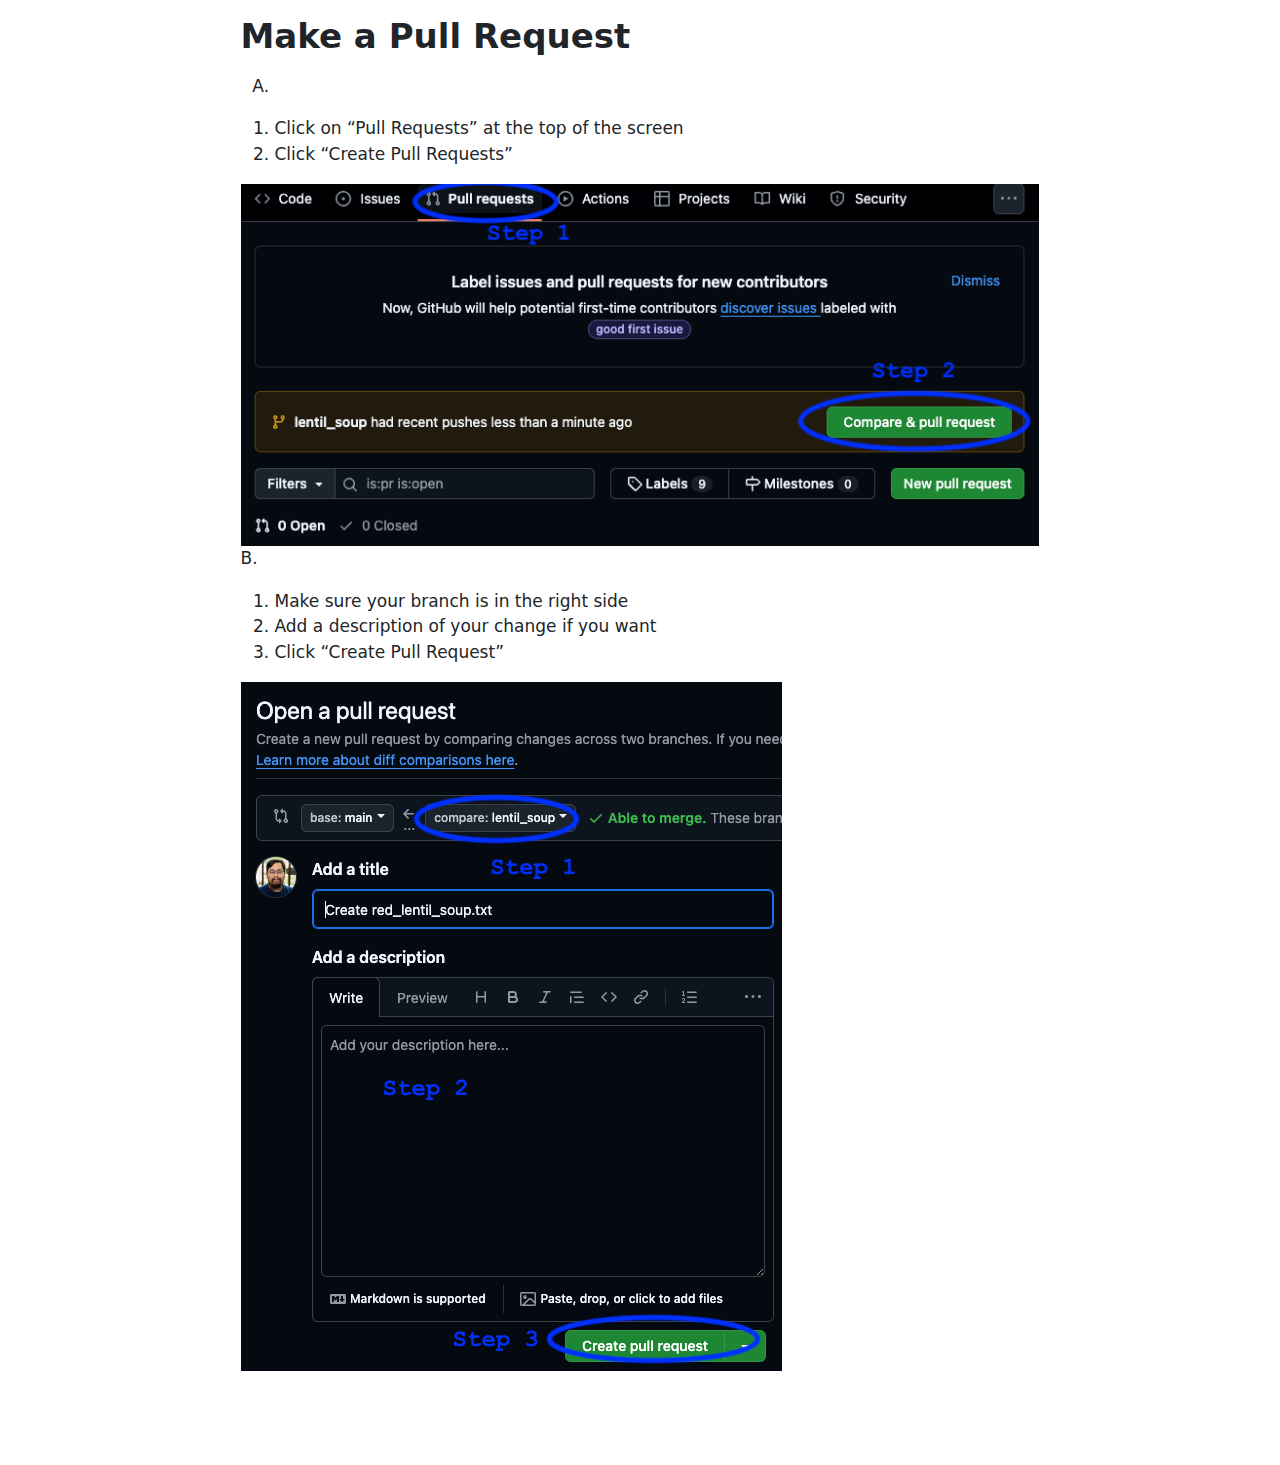
<file: pr.html>
<!DOCTYPE html>
<html xmlns="http://www.w3.org/1999/xhtml" lang="en" xml:lang="en"><head>

<meta charset="utf-8">
<meta name="generator" content="quarto-1.6.40">

<meta name="viewport" content="width=device-width, initial-scale=1.0, user-scalable=yes">


<title>Make a Pull Request</title>
<style>
code{white-space: pre-wrap;}
span.smallcaps{font-variant: small-caps;}
div.columns{display: flex; gap: min(4vw, 1.5em);}
div.column{flex: auto; overflow-x: auto;}
div.hanging-indent{margin-left: 1.5em; text-indent: -1.5em;}
ul.task-list{list-style: none;}
ul.task-list li input[type="checkbox"] {
  width: 0.8em;
  margin: 0 0.8em 0.2em -1em; /* quarto-specific, see https://github.com/quarto-dev/quarto-cli/issues/4556 */ 
  vertical-align: middle;
}
</style>


<script src="pr_files/libs/clipboard/clipboard.min.js"></script>
<script src="pr_files/libs/quarto-html/quarto.js"></script>
<script src="pr_files/libs/quarto-html/popper.min.js"></script>
<script src="pr_files/libs/quarto-html/tippy.umd.min.js"></script>
<script src="pr_files/libs/quarto-html/anchor.min.js"></script>
<link href="pr_files/libs/quarto-html/tippy.css" rel="stylesheet">
<link href="pr_files/libs/quarto-html/quarto-syntax-highlighting-549806ee2085284f45b00abea8c6df48.css" rel="stylesheet" id="quarto-text-highlighting-styles">
<script src="pr_files/libs/bootstrap/bootstrap.min.js"></script>
<link href="pr_files/libs/bootstrap/bootstrap-icons.css" rel="stylesheet">
<link href="pr_files/libs/bootstrap/bootstrap-973236bd072d72a04ee9cd82dcc9cb29.min.css" rel="stylesheet" append-hash="true" id="quarto-bootstrap" data-mode="light">


</head>

<body class="fullcontent">

<div id="quarto-content" class="page-columns page-rows-contents page-layout-article">

<main class="content" id="quarto-document-content">

<header id="title-block-header" class="quarto-title-block default">
<div class="quarto-title">
<h1 class="title">Make a Pull Request</h1>
</div>



<div class="quarto-title-meta">

    
  
    
  </div>
  


</header>


<ol type="A">
<li></li>
</ol>
<ol type="1">
<li>Click on “Pull Requests” at the top of the screen</li>
<li>Click “Create Pull Requests”</li>
</ol>
<p><img src="pr1.png" class="img-fluid"> B.</p>
<ol type="1">
<li>Make sure your branch is in the right side</li>
<li>Add a description of your change if you want</li>
<li>Click “Create Pull Request”</li>
</ol>
<p><img src="pr2.png" class="img-fluid"></p>

</main>
<!-- /main column -->
<script id="quarto-html-after-body" type="application/javascript">
window.document.addEventListener("DOMContentLoaded", function (event) {
  const toggleBodyColorMode = (bsSheetEl) => {
    const mode = bsSheetEl.getAttribute("data-mode");
    const bodyEl = window.document.querySelector("body");
    if (mode === "dark") {
      bodyEl.classList.add("quarto-dark");
      bodyEl.classList.remove("quarto-light");
    } else {
      bodyEl.classList.add("quarto-light");
      bodyEl.classList.remove("quarto-dark");
    }
  }
  const toggleBodyColorPrimary = () => {
    const bsSheetEl = window.document.querySelector("link#quarto-bootstrap");
    if (bsSheetEl) {
      toggleBodyColorMode(bsSheetEl);
    }
  }
  toggleBodyColorPrimary();  
  const icon = "";
  const anchorJS = new window.AnchorJS();
  anchorJS.options = {
    placement: 'right',
    icon: icon
  };
  anchorJS.add('.anchored');
  const isCodeAnnotation = (el) => {
    for (const clz of el.classList) {
      if (clz.startsWith('code-annotation-')) {                     
        return true;
      }
    }
    return false;
  }
  const onCopySuccess = function(e) {
    // button target
    const button = e.trigger;
    // don't keep focus
    button.blur();
    // flash "checked"
    button.classList.add('code-copy-button-checked');
    var currentTitle = button.getAttribute("title");
    button.setAttribute("title", "Copied!");
    let tooltip;
    if (window.bootstrap) {
      button.setAttribute("data-bs-toggle", "tooltip");
      button.setAttribute("data-bs-placement", "left");
      button.setAttribute("data-bs-title", "Copied!");
      tooltip = new bootstrap.Tooltip(button, 
        { trigger: "manual", 
          customClass: "code-copy-button-tooltip",
          offset: [0, -8]});
      tooltip.show();    
    }
    setTimeout(function() {
      if (tooltip) {
        tooltip.hide();
        button.removeAttribute("data-bs-title");
        button.removeAttribute("data-bs-toggle");
        button.removeAttribute("data-bs-placement");
      }
      button.setAttribute("title", currentTitle);
      button.classList.remove('code-copy-button-checked');
    }, 1000);
    // clear code selection
    e.clearSelection();
  }
  const getTextToCopy = function(trigger) {
      const codeEl = trigger.previousElementSibling.cloneNode(true);
      for (const childEl of codeEl.children) {
        if (isCodeAnnotation(childEl)) {
          childEl.remove();
        }
      }
      return codeEl.innerText;
  }
  const clipboard = new window.ClipboardJS('.code-copy-button:not([data-in-quarto-modal])', {
    text: getTextToCopy
  });
  clipboard.on('success', onCopySuccess);
  if (window.document.getElementById('quarto-embedded-source-code-modal')) {
    const clipboardModal = new window.ClipboardJS('.code-copy-button[data-in-quarto-modal]', {
      text: getTextToCopy,
      container: window.document.getElementById('quarto-embedded-source-code-modal')
    });
    clipboardModal.on('success', onCopySuccess);
  }
    var localhostRegex = new RegExp(/^(?:http|https):\/\/localhost\:?[0-9]*\//);
    var mailtoRegex = new RegExp(/^mailto:/);
      var filterRegex = new RegExp('/' + window.location.host + '/');
    var isInternal = (href) => {
        return filterRegex.test(href) || localhostRegex.test(href) || mailtoRegex.test(href);
    }
    // Inspect non-navigation links and adorn them if external
 	var links = window.document.querySelectorAll('a[href]:not(.nav-link):not(.navbar-brand):not(.toc-action):not(.sidebar-link):not(.sidebar-item-toggle):not(.pagination-link):not(.no-external):not([aria-hidden]):not(.dropdown-item):not(.quarto-navigation-tool):not(.about-link)');
    for (var i=0; i<links.length; i++) {
      const link = links[i];
      if (!isInternal(link.href)) {
        // undo the damage that might have been done by quarto-nav.js in the case of
        // links that we want to consider external
        if (link.dataset.originalHref !== undefined) {
          link.href = link.dataset.originalHref;
        }
      }
    }
  function tippyHover(el, contentFn, onTriggerFn, onUntriggerFn) {
    const config = {
      allowHTML: true,
      maxWidth: 500,
      delay: 100,
      arrow: false,
      appendTo: function(el) {
          return el.parentElement;
      },
      interactive: true,
      interactiveBorder: 10,
      theme: 'quarto',
      placement: 'bottom-start',
    };
    if (contentFn) {
      config.content = contentFn;
    }
    if (onTriggerFn) {
      config.onTrigger = onTriggerFn;
    }
    if (onUntriggerFn) {
      config.onUntrigger = onUntriggerFn;
    }
    window.tippy(el, config); 
  }
  const noterefs = window.document.querySelectorAll('a[role="doc-noteref"]');
  for (var i=0; i<noterefs.length; i++) {
    const ref = noterefs[i];
    tippyHover(ref, function() {
      // use id or data attribute instead here
      let href = ref.getAttribute('data-footnote-href') || ref.getAttribute('href');
      try { href = new URL(href).hash; } catch {}
      const id = href.replace(/^#\/?/, "");
      const note = window.document.getElementById(id);
      if (note) {
        return note.innerHTML;
      } else {
        return "";
      }
    });
  }
  const xrefs = window.document.querySelectorAll('a.quarto-xref');
  const processXRef = (id, note) => {
    // Strip column container classes
    const stripColumnClz = (el) => {
      el.classList.remove("page-full", "page-columns");
      if (el.children) {
        for (const child of el.children) {
          stripColumnClz(child);
        }
      }
    }
    stripColumnClz(note)
    if (id === null || id.startsWith('sec-')) {
      // Special case sections, only their first couple elements
      const container = document.createElement("div");
      if (note.children && note.children.length > 2) {
        container.appendChild(note.children[0].cloneNode(true));
        for (let i = 1; i < note.children.length; i++) {
          const child = note.children[i];
          if (child.tagName === "P" && child.innerText === "") {
            continue;
          } else {
            container.appendChild(child.cloneNode(true));
            break;
          }
        }
        if (window.Quarto?.typesetMath) {
          window.Quarto.typesetMath(container);
        }
        return container.innerHTML
      } else {
        if (window.Quarto?.typesetMath) {
          window.Quarto.typesetMath(note);
        }
        return note.innerHTML;
      }
    } else {
      // Remove any anchor links if they are present
      const anchorLink = note.querySelector('a.anchorjs-link');
      if (anchorLink) {
        anchorLink.remove();
      }
      if (window.Quarto?.typesetMath) {
        window.Quarto.typesetMath(note);
      }
      if (note.classList.contains("callout")) {
        return note.outerHTML;
      } else {
        return note.innerHTML;
      }
    }
  }
  for (var i=0; i<xrefs.length; i++) {
    const xref = xrefs[i];
    tippyHover(xref, undefined, function(instance) {
      instance.disable();
      let url = xref.getAttribute('href');
      let hash = undefined; 
      if (url.startsWith('#')) {
        hash = url;
      } else {
        try { hash = new URL(url).hash; } catch {}
      }
      if (hash) {
        const id = hash.replace(/^#\/?/, "");
        const note = window.document.getElementById(id);
        if (note !== null) {
          try {
            const html = processXRef(id, note.cloneNode(true));
            instance.setContent(html);
          } finally {
            instance.enable();
            instance.show();
          }
        } else {
          // See if we can fetch this
          fetch(url.split('#')[0])
          .then(res => res.text())
          .then(html => {
            const parser = new DOMParser();
            const htmlDoc = parser.parseFromString(html, "text/html");
            const note = htmlDoc.getElementById(id);
            if (note !== null) {
              const html = processXRef(id, note);
              instance.setContent(html);
            } 
          }).finally(() => {
            instance.enable();
            instance.show();
          });
        }
      } else {
        // See if we can fetch a full url (with no hash to target)
        // This is a special case and we should probably do some content thinning / targeting
        fetch(url)
        .then(res => res.text())
        .then(html => {
          const parser = new DOMParser();
          const htmlDoc = parser.parseFromString(html, "text/html");
          const note = htmlDoc.querySelector('main.content');
          if (note !== null) {
            // This should only happen for chapter cross references
            // (since there is no id in the URL)
            // remove the first header
            if (note.children.length > 0 && note.children[0].tagName === "HEADER") {
              note.children[0].remove();
            }
            const html = processXRef(null, note);
            instance.setContent(html);
          } 
        }).finally(() => {
          instance.enable();
          instance.show();
        });
      }
    }, function(instance) {
    });
  }
      let selectedAnnoteEl;
      const selectorForAnnotation = ( cell, annotation) => {
        let cellAttr = 'data-code-cell="' + cell + '"';
        let lineAttr = 'data-code-annotation="' +  annotation + '"';
        const selector = 'span[' + cellAttr + '][' + lineAttr + ']';
        return selector;
      }
      const selectCodeLines = (annoteEl) => {
        const doc = window.document;
        const targetCell = annoteEl.getAttribute("data-target-cell");
        const targetAnnotation = annoteEl.getAttribute("data-target-annotation");
        const annoteSpan = window.document.querySelector(selectorForAnnotation(targetCell, targetAnnotation));
        const lines = annoteSpan.getAttribute("data-code-lines").split(",");
        const lineIds = lines.map((line) => {
          return targetCell + "-" + line;
        })
        let top = null;
        let height = null;
        let parent = null;
        if (lineIds.length > 0) {
            //compute the position of the single el (top and bottom and make a div)
            const el = window.document.getElementById(lineIds[0]);
            top = el.offsetTop;
            height = el.offsetHeight;
            parent = el.parentElement.parentElement;
          if (lineIds.length > 1) {
            const lastEl = window.document.getElementById(lineIds[lineIds.length - 1]);
            const bottom = lastEl.offsetTop + lastEl.offsetHeight;
            height = bottom - top;
          }
          if (top !== null && height !== null && parent !== null) {
            // cook up a div (if necessary) and position it 
            let div = window.document.getElementById("code-annotation-line-highlight");
            if (div === null) {
              div = window.document.createElement("div");
              div.setAttribute("id", "code-annotation-line-highlight");
              div.style.position = 'absolute';
              parent.appendChild(div);
            }
            div.style.top = top - 2 + "px";
            div.style.height = height + 4 + "px";
            div.style.left = 0;
            let gutterDiv = window.document.getElementById("code-annotation-line-highlight-gutter");
            if (gutterDiv === null) {
              gutterDiv = window.document.createElement("div");
              gutterDiv.setAttribute("id", "code-annotation-line-highlight-gutter");
              gutterDiv.style.position = 'absolute';
              const codeCell = window.document.getElementById(targetCell);
              const gutter = codeCell.querySelector('.code-annotation-gutter');
              gutter.appendChild(gutterDiv);
            }
            gutterDiv.style.top = top - 2 + "px";
            gutterDiv.style.height = height + 4 + "px";
          }
          selectedAnnoteEl = annoteEl;
        }
      };
      const unselectCodeLines = () => {
        const elementsIds = ["code-annotation-line-highlight", "code-annotation-line-highlight-gutter"];
        elementsIds.forEach((elId) => {
          const div = window.document.getElementById(elId);
          if (div) {
            div.remove();
          }
        });
        selectedAnnoteEl = undefined;
      };
        // Handle positioning of the toggle
    window.addEventListener(
      "resize",
      throttle(() => {
        elRect = undefined;
        if (selectedAnnoteEl) {
          selectCodeLines(selectedAnnoteEl);
        }
      }, 10)
    );
    function throttle(fn, ms) {
    let throttle = false;
    let timer;
      return (...args) => {
        if(!throttle) { // first call gets through
            fn.apply(this, args);
            throttle = true;
        } else { // all the others get throttled
            if(timer) clearTimeout(timer); // cancel #2
            timer = setTimeout(() => {
              fn.apply(this, args);
              timer = throttle = false;
            }, ms);
        }
      };
    }
      // Attach click handler to the DT
      const annoteDls = window.document.querySelectorAll('dt[data-target-cell]');
      for (const annoteDlNode of annoteDls) {
        annoteDlNode.addEventListener('click', (event) => {
          const clickedEl = event.target;
          if (clickedEl !== selectedAnnoteEl) {
            unselectCodeLines();
            const activeEl = window.document.querySelector('dt[data-target-cell].code-annotation-active');
            if (activeEl) {
              activeEl.classList.remove('code-annotation-active');
            }
            selectCodeLines(clickedEl);
            clickedEl.classList.add('code-annotation-active');
          } else {
            // Unselect the line
            unselectCodeLines();
            clickedEl.classList.remove('code-annotation-active');
          }
        });
      }
  const findCites = (el) => {
    const parentEl = el.parentElement;
    if (parentEl) {
      const cites = parentEl.dataset.cites;
      if (cites) {
        return {
          el,
          cites: cites.split(' ')
        };
      } else {
        return findCites(el.parentElement)
      }
    } else {
      return undefined;
    }
  };
  var bibliorefs = window.document.querySelectorAll('a[role="doc-biblioref"]');
  for (var i=0; i<bibliorefs.length; i++) {
    const ref = bibliorefs[i];
    const citeInfo = findCites(ref);
    if (citeInfo) {
      tippyHover(citeInfo.el, function() {
        var popup = window.document.createElement('div');
        citeInfo.cites.forEach(function(cite) {
          var citeDiv = window.document.createElement('div');
          citeDiv.classList.add('hanging-indent');
          citeDiv.classList.add('csl-entry');
          var biblioDiv = window.document.getElementById('ref-' + cite);
          if (biblioDiv) {
            citeDiv.innerHTML = biblioDiv.innerHTML;
          }
          popup.appendChild(citeDiv);
        });
        return popup.innerHTML;
      });
    }
  }
});
</script>
</div> <!-- /content -->




</body></html>
</file>
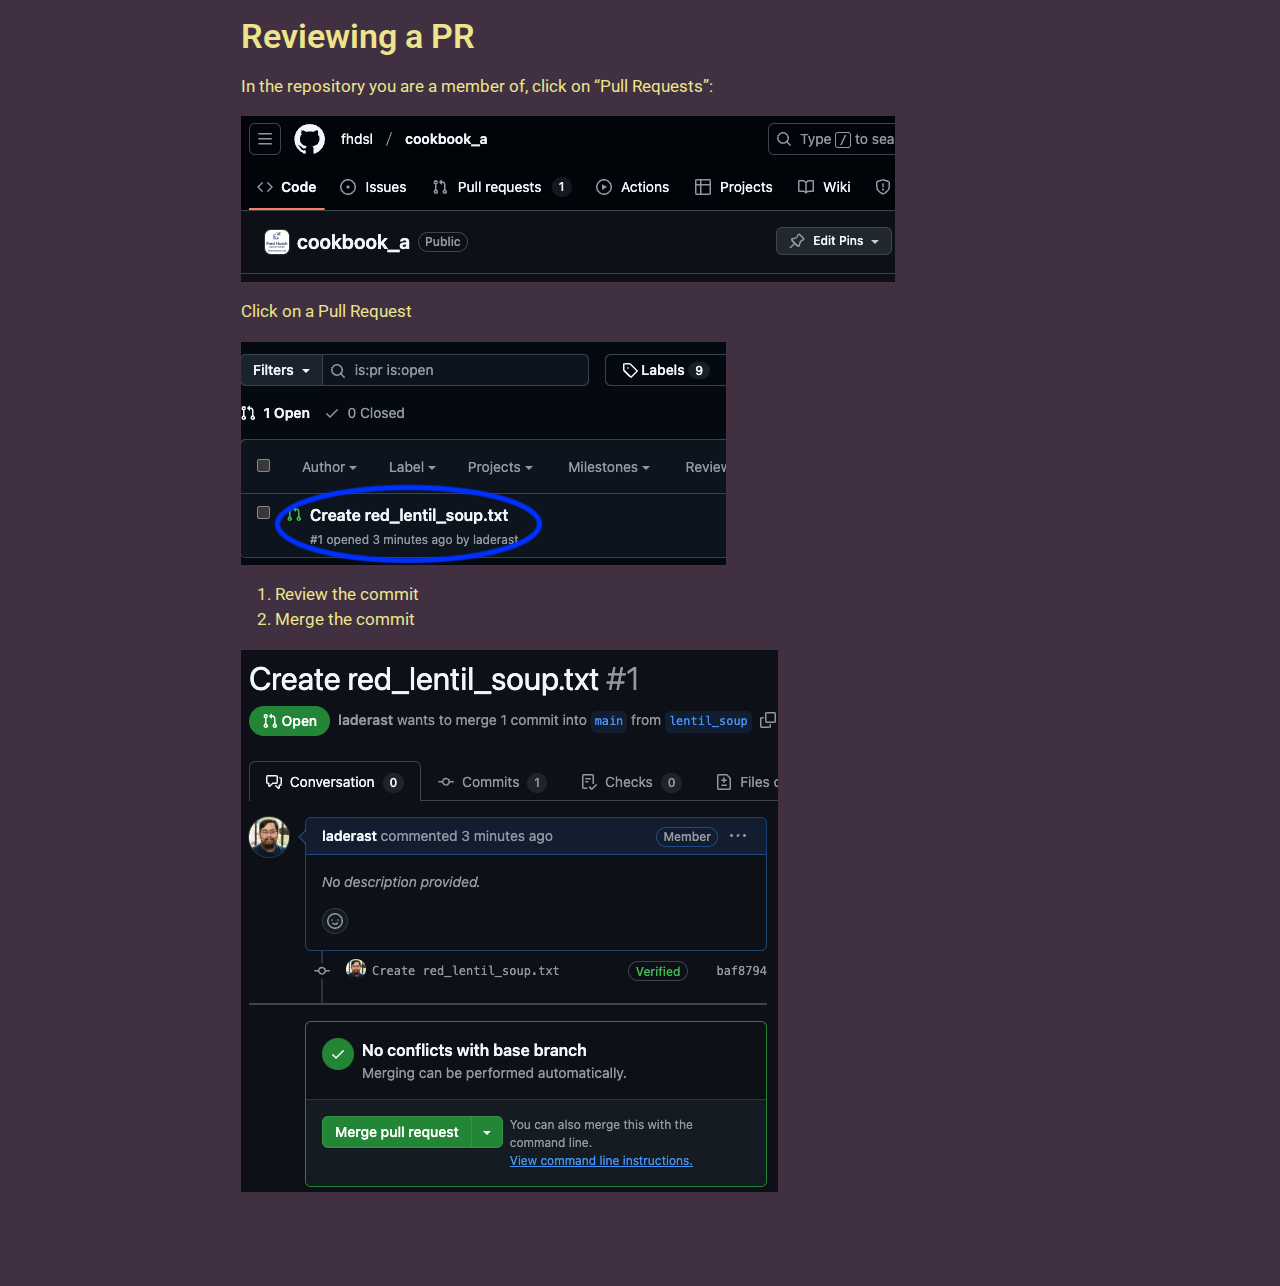
<file: reviewing.html>
<!DOCTYPE html>
<html xmlns="http://www.w3.org/1999/xhtml" lang="en" xml:lang="en"><head>

<meta charset="utf-8">
<meta name="generator" content="quarto-1.7.30">

<meta name="viewport" content="width=device-width, initial-scale=1.0, user-scalable=yes">


<title>Reviewing a PR</title>
<style>
code{white-space: pre-wrap;}
span.smallcaps{font-variant: small-caps;}
div.columns{display: flex; gap: min(4vw, 1.5em);}
div.column{flex: auto; overflow-x: auto;}
div.hanging-indent{margin-left: 1.5em; text-indent: -1.5em;}
ul.task-list{list-style: none;}
ul.task-list li input[type="checkbox"] {
  width: 0.8em;
  margin: 0 0.8em 0.2em -1em; /* quarto-specific, see https://github.com/quarto-dev/quarto-cli/issues/4556 */ 
  vertical-align: middle;
}
</style>


<script src="reviewing_files/libs/clipboard/clipboard.min.js"></script>
<script src="reviewing_files/libs/quarto-html/quarto.js" type="module"></script>
<script src="reviewing_files/libs/quarto-html/tabsets/tabsets.js" type="module"></script>
<script src="reviewing_files/libs/quarto-html/popper.min.js"></script>
<script src="reviewing_files/libs/quarto-html/tippy.umd.min.js"></script>
<script src="reviewing_files/libs/quarto-html/anchor.min.js"></script>
<link href="reviewing_files/libs/quarto-html/tippy.css" rel="stylesheet">
<link href="reviewing_files/libs/quarto-html/quarto-syntax-highlighting-dark-4fd6b04df70422679dcc46428c3a52e2.css" rel="stylesheet" id="quarto-text-highlighting-styles">
<script src="reviewing_files/libs/bootstrap/bootstrap.min.js"></script>
<link href="reviewing_files/libs/bootstrap/bootstrap-icons.css" rel="stylesheet">
<link href="reviewing_files/libs/bootstrap/bootstrap-54cf135cfe02744c679a308d7dd506c5.min.css" rel="stylesheet" append-hash="true" id="quarto-bootstrap" data-mode="dark">


</head>

<body class="fullcontent quarto-light">

<div id="quarto-content" class="page-columns page-rows-contents page-layout-article">

<main class="content" id="quarto-document-content">

<header id="title-block-header" class="quarto-title-block default">
<div class="quarto-title">
<h1 class="title">Reviewing a PR</h1>
</div>



<div class="quarto-title-meta">

    
  
    
  </div>
  


</header>


<p>In the repository you are a member of, click on “Pull Requests”:</p>
<p><img src="fork-pr1.png" class="img-fluid"></p>
<p>Click on a Pull Request</p>
<p><img src="fork5-pr.png" class="img-fluid"></p>
<ol type="1">
<li>Review the commit</li>
<li>Merge the commit</li>
</ol>
<p><img src="fork4-pr.png" class="img-fluid"></p>

</main>
<!-- /main column -->
<script id="quarto-html-after-body" type="application/javascript">
  window.document.addEventListener("DOMContentLoaded", function (event) {
    const icon = "";
    const anchorJS = new window.AnchorJS();
    anchorJS.options = {
      placement: 'right',
      icon: icon
    };
    anchorJS.add('.anchored');
    const isCodeAnnotation = (el) => {
      for (const clz of el.classList) {
        if (clz.startsWith('code-annotation-')) {                     
          return true;
        }
      }
      return false;
    }
    const onCopySuccess = function(e) {
      // button target
      const button = e.trigger;
      // don't keep focus
      button.blur();
      // flash "checked"
      button.classList.add('code-copy-button-checked');
      var currentTitle = button.getAttribute("title");
      button.setAttribute("title", "Copied!");
      let tooltip;
      if (window.bootstrap) {
        button.setAttribute("data-bs-toggle", "tooltip");
        button.setAttribute("data-bs-placement", "left");
        button.setAttribute("data-bs-title", "Copied!");
        tooltip = new bootstrap.Tooltip(button, 
          { trigger: "manual", 
            customClass: "code-copy-button-tooltip",
            offset: [0, -8]});
        tooltip.show();    
      }
      setTimeout(function() {
        if (tooltip) {
          tooltip.hide();
          button.removeAttribute("data-bs-title");
          button.removeAttribute("data-bs-toggle");
          button.removeAttribute("data-bs-placement");
        }
        button.setAttribute("title", currentTitle);
        button.classList.remove('code-copy-button-checked');
      }, 1000);
      // clear code selection
      e.clearSelection();
    }
    const getTextToCopy = function(trigger) {
        const codeEl = trigger.previousElementSibling.cloneNode(true);
        for (const childEl of codeEl.children) {
          if (isCodeAnnotation(childEl)) {
            childEl.remove();
          }
        }
        return codeEl.innerText;
    }
    const clipboard = new window.ClipboardJS('.code-copy-button:not([data-in-quarto-modal])', {
      text: getTextToCopy
    });
    clipboard.on('success', onCopySuccess);
    if (window.document.getElementById('quarto-embedded-source-code-modal')) {
      const clipboardModal = new window.ClipboardJS('.code-copy-button[data-in-quarto-modal]', {
        text: getTextToCopy,
        container: window.document.getElementById('quarto-embedded-source-code-modal')
      });
      clipboardModal.on('success', onCopySuccess);
    }
      var localhostRegex = new RegExp(/^(?:http|https):\/\/localhost\:?[0-9]*\//);
      var mailtoRegex = new RegExp(/^mailto:/);
        var filterRegex = new RegExp('/' + window.location.host + '/');
      var isInternal = (href) => {
          return filterRegex.test(href) || localhostRegex.test(href) || mailtoRegex.test(href);
      }
      // Inspect non-navigation links and adorn them if external
     var links = window.document.querySelectorAll('a[href]:not(.nav-link):not(.navbar-brand):not(.toc-action):not(.sidebar-link):not(.sidebar-item-toggle):not(.pagination-link):not(.no-external):not([aria-hidden]):not(.dropdown-item):not(.quarto-navigation-tool):not(.about-link)');
      for (var i=0; i<links.length; i++) {
        const link = links[i];
        if (!isInternal(link.href)) {
          // undo the damage that might have been done by quarto-nav.js in the case of
          // links that we want to consider external
          if (link.dataset.originalHref !== undefined) {
            link.href = link.dataset.originalHref;
          }
        }
      }
    function tippyHover(el, contentFn, onTriggerFn, onUntriggerFn) {
      const config = {
        allowHTML: true,
        maxWidth: 500,
        delay: 100,
        arrow: false,
        appendTo: function(el) {
            return el.parentElement;
        },
        interactive: true,
        interactiveBorder: 10,
        theme: 'quarto',
        placement: 'bottom-start',
      };
      if (contentFn) {
        config.content = contentFn;
      }
      if (onTriggerFn) {
        config.onTrigger = onTriggerFn;
      }
      if (onUntriggerFn) {
        config.onUntrigger = onUntriggerFn;
      }
      window.tippy(el, config); 
    }
    const noterefs = window.document.querySelectorAll('a[role="doc-noteref"]');
    for (var i=0; i<noterefs.length; i++) {
      const ref = noterefs[i];
      tippyHover(ref, function() {
        // use id or data attribute instead here
        let href = ref.getAttribute('data-footnote-href') || ref.getAttribute('href');
        try { href = new URL(href).hash; } catch {}
        const id = href.replace(/^#\/?/, "");
        const note = window.document.getElementById(id);
        if (note) {
          return note.innerHTML;
        } else {
          return "";
        }
      });
    }
    const xrefs = window.document.querySelectorAll('a.quarto-xref');
    const processXRef = (id, note) => {
      // Strip column container classes
      const stripColumnClz = (el) => {
        el.classList.remove("page-full", "page-columns");
        if (el.children) {
          for (const child of el.children) {
            stripColumnClz(child);
          }
        }
      }
      stripColumnClz(note)
      if (id === null || id.startsWith('sec-')) {
        // Special case sections, only their first couple elements
        const container = document.createElement("div");
        if (note.children && note.children.length > 2) {
          container.appendChild(note.children[0].cloneNode(true));
          for (let i = 1; i < note.children.length; i++) {
            const child = note.children[i];
            if (child.tagName === "P" && child.innerText === "") {
              continue;
            } else {
              container.appendChild(child.cloneNode(true));
              break;
            }
          }
          if (window.Quarto?.typesetMath) {
            window.Quarto.typesetMath(container);
          }
          return container.innerHTML
        } else {
          if (window.Quarto?.typesetMath) {
            window.Quarto.typesetMath(note);
          }
          return note.innerHTML;
        }
      } else {
        // Remove any anchor links if they are present
        const anchorLink = note.querySelector('a.anchorjs-link');
        if (anchorLink) {
          anchorLink.remove();
        }
        if (window.Quarto?.typesetMath) {
          window.Quarto.typesetMath(note);
        }
        if (note.classList.contains("callout")) {
          return note.outerHTML;
        } else {
          return note.innerHTML;
        }
      }
    }
    for (var i=0; i<xrefs.length; i++) {
      const xref = xrefs[i];
      tippyHover(xref, undefined, function(instance) {
        instance.disable();
        let url = xref.getAttribute('href');
        let hash = undefined; 
        if (url.startsWith('#')) {
          hash = url;
        } else {
          try { hash = new URL(url).hash; } catch {}
        }
        if (hash) {
          const id = hash.replace(/^#\/?/, "");
          const note = window.document.getElementById(id);
          if (note !== null) {
            try {
              const html = processXRef(id, note.cloneNode(true));
              instance.setContent(html);
            } finally {
              instance.enable();
              instance.show();
            }
          } else {
            // See if we can fetch this
            fetch(url.split('#')[0])
            .then(res => res.text())
            .then(html => {
              const parser = new DOMParser();
              const htmlDoc = parser.parseFromString(html, "text/html");
              const note = htmlDoc.getElementById(id);
              if (note !== null) {
                const html = processXRef(id, note);
                instance.setContent(html);
              } 
            }).finally(() => {
              instance.enable();
              instance.show();
            });
          }
        } else {
          // See if we can fetch a full url (with no hash to target)
          // This is a special case and we should probably do some content thinning / targeting
          fetch(url)
          .then(res => res.text())
          .then(html => {
            const parser = new DOMParser();
            const htmlDoc = parser.parseFromString(html, "text/html");
            const note = htmlDoc.querySelector('main.content');
            if (note !== null) {
              // This should only happen for chapter cross references
              // (since there is no id in the URL)
              // remove the first header
              if (note.children.length > 0 && note.children[0].tagName === "HEADER") {
                note.children[0].remove();
              }
              const html = processXRef(null, note);
              instance.setContent(html);
            } 
          }).finally(() => {
            instance.enable();
            instance.show();
          });
        }
      }, function(instance) {
      });
    }
        let selectedAnnoteEl;
        const selectorForAnnotation = ( cell, annotation) => {
          let cellAttr = 'data-code-cell="' + cell + '"';
          let lineAttr = 'data-code-annotation="' +  annotation + '"';
          const selector = 'span[' + cellAttr + '][' + lineAttr + ']';
          return selector;
        }
        const selectCodeLines = (annoteEl) => {
          const doc = window.document;
          const targetCell = annoteEl.getAttribute("data-target-cell");
          const targetAnnotation = annoteEl.getAttribute("data-target-annotation");
          const annoteSpan = window.document.querySelector(selectorForAnnotation(targetCell, targetAnnotation));
          const lines = annoteSpan.getAttribute("data-code-lines").split(",");
          const lineIds = lines.map((line) => {
            return targetCell + "-" + line;
          })
          let top = null;
          let height = null;
          let parent = null;
          if (lineIds.length > 0) {
              //compute the position of the single el (top and bottom and make a div)
              const el = window.document.getElementById(lineIds[0]);
              top = el.offsetTop;
              height = el.offsetHeight;
              parent = el.parentElement.parentElement;
            if (lineIds.length > 1) {
              const lastEl = window.document.getElementById(lineIds[lineIds.length - 1]);
              const bottom = lastEl.offsetTop + lastEl.offsetHeight;
              height = bottom - top;
            }
            if (top !== null && height !== null && parent !== null) {
              // cook up a div (if necessary) and position it 
              let div = window.document.getElementById("code-annotation-line-highlight");
              if (div === null) {
                div = window.document.createElement("div");
                div.setAttribute("id", "code-annotation-line-highlight");
                div.style.position = 'absolute';
                parent.appendChild(div);
              }
              div.style.top = top - 2 + "px";
              div.style.height = height + 4 + "px";
              div.style.left = 0;
              let gutterDiv = window.document.getElementById("code-annotation-line-highlight-gutter");
              if (gutterDiv === null) {
                gutterDiv = window.document.createElement("div");
                gutterDiv.setAttribute("id", "code-annotation-line-highlight-gutter");
                gutterDiv.style.position = 'absolute';
                const codeCell = window.document.getElementById(targetCell);
                const gutter = codeCell.querySelector('.code-annotation-gutter');
                gutter.appendChild(gutterDiv);
              }
              gutterDiv.style.top = top - 2 + "px";
              gutterDiv.style.height = height + 4 + "px";
            }
            selectedAnnoteEl = annoteEl;
          }
        };
        const unselectCodeLines = () => {
          const elementsIds = ["code-annotation-line-highlight", "code-annotation-line-highlight-gutter"];
          elementsIds.forEach((elId) => {
            const div = window.document.getElementById(elId);
            if (div) {
              div.remove();
            }
          });
          selectedAnnoteEl = undefined;
        };
          // Handle positioning of the toggle
      window.addEventListener(
        "resize",
        throttle(() => {
          elRect = undefined;
          if (selectedAnnoteEl) {
            selectCodeLines(selectedAnnoteEl);
          }
        }, 10)
      );
      function throttle(fn, ms) {
      let throttle = false;
      let timer;
        return (...args) => {
          if(!throttle) { // first call gets through
              fn.apply(this, args);
              throttle = true;
          } else { // all the others get throttled
              if(timer) clearTimeout(timer); // cancel #2
              timer = setTimeout(() => {
                fn.apply(this, args);
                timer = throttle = false;
              }, ms);
          }
        };
      }
        // Attach click handler to the DT
        const annoteDls = window.document.querySelectorAll('dt[data-target-cell]');
        for (const annoteDlNode of annoteDls) {
          annoteDlNode.addEventListener('click', (event) => {
            const clickedEl = event.target;
            if (clickedEl !== selectedAnnoteEl) {
              unselectCodeLines();
              const activeEl = window.document.querySelector('dt[data-target-cell].code-annotation-active');
              if (activeEl) {
                activeEl.classList.remove('code-annotation-active');
              }
              selectCodeLines(clickedEl);
              clickedEl.classList.add('code-annotation-active');
            } else {
              // Unselect the line
              unselectCodeLines();
              clickedEl.classList.remove('code-annotation-active');
            }
          });
        }
    const findCites = (el) => {
      const parentEl = el.parentElement;
      if (parentEl) {
        const cites = parentEl.dataset.cites;
        if (cites) {
          return {
            el,
            cites: cites.split(' ')
          };
        } else {
          return findCites(el.parentElement)
        }
      } else {
        return undefined;
      }
    };
    var bibliorefs = window.document.querySelectorAll('a[role="doc-biblioref"]');
    for (var i=0; i<bibliorefs.length; i++) {
      const ref = bibliorefs[i];
      const citeInfo = findCites(ref);
      if (citeInfo) {
        tippyHover(citeInfo.el, function() {
          var popup = window.document.createElement('div');
          citeInfo.cites.forEach(function(cite) {
            var citeDiv = window.document.createElement('div');
            citeDiv.classList.add('hanging-indent');
            citeDiv.classList.add('csl-entry');
            var biblioDiv = window.document.getElementById('ref-' + cite);
            if (biblioDiv) {
              citeDiv.innerHTML = biblioDiv.innerHTML;
            }
            popup.appendChild(citeDiv);
          });
          return popup.innerHTML;
        });
      }
    }
  });
  </script>
</div> <!-- /content -->




</body></html>
</file>
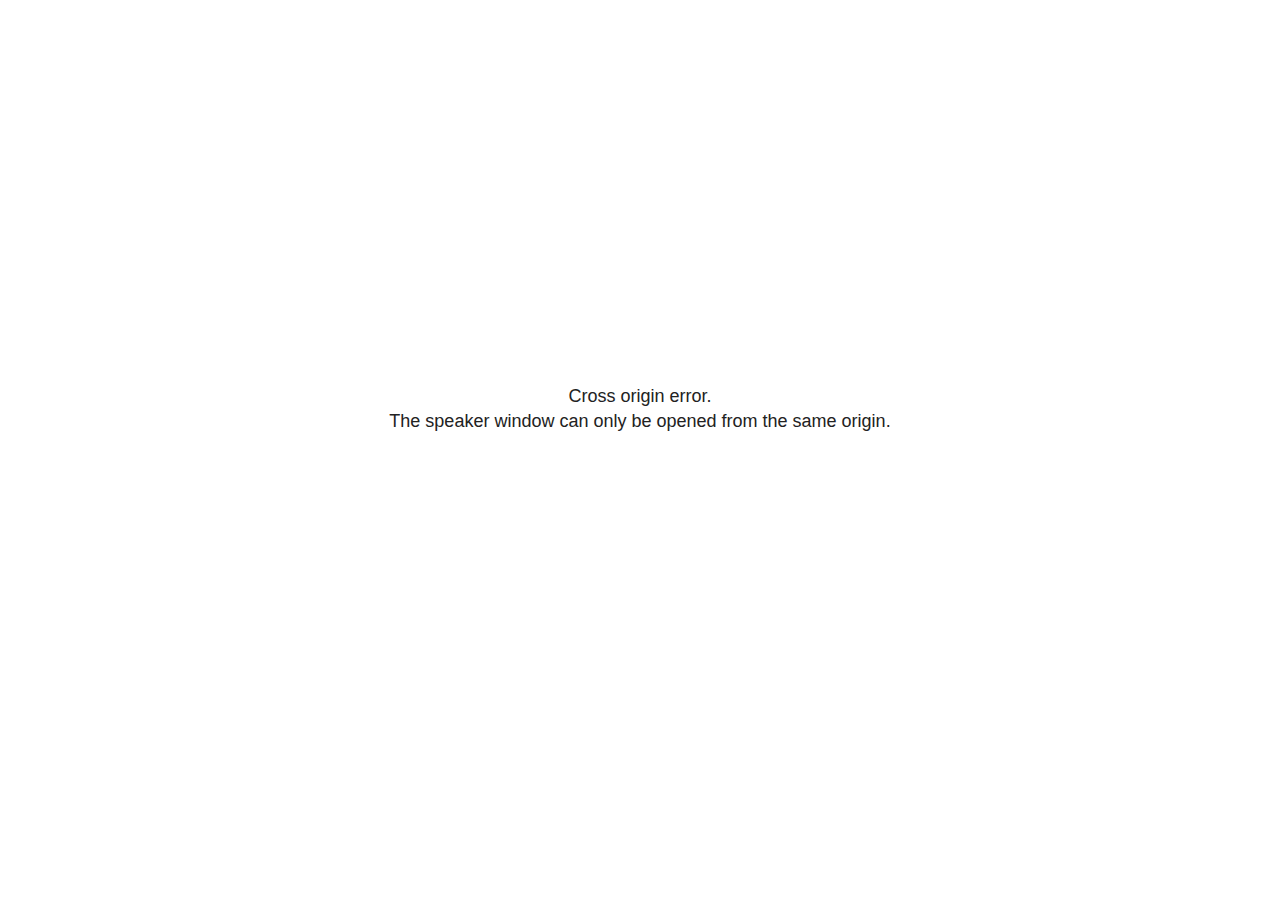
<file: index_files/libs/revealjs/plugin/notes/speaker-view.html>
<!--
	NOTE: You need to build the notes plugin after making changes to this file.
-->
<html lang="en">
	<head>
		<meta charset="utf-8">

		<title>reveal.js - Speaker View</title>

		<style>
			body {
				font-family: Helvetica;
				font-size: 18px;
			}

			#current-slide,
			#upcoming-slide,
			#speaker-controls {
				padding: 6px;
				box-sizing: border-box;
				-moz-box-sizing: border-box;
			}

			#current-slide iframe,
			#upcoming-slide iframe {
				width: 100%;
				height: 100%;
				border: 1px solid #ddd;
			}

			#current-slide .label,
			#upcoming-slide .label {
				position: absolute;
				top: 10px;
				left: 10px;
				z-index: 2;
			}

			#connection-status {
				position: absolute;
				top: 0;
				left: 0;
				width: 100%;
				height: 100%;
				z-index: 20;
				padding: 30% 20% 20% 20%;
				font-size: 18px;
				color: #222;
				background: #fff;
				text-align: center;
				box-sizing: border-box;
				line-height: 1.4;
			}

			.overlay-element {
				height: 34px;
				line-height: 34px;
				padding: 0 10px;
				text-shadow: none;
				background: rgba( 220, 220, 220, 0.8 );
				color: #222;
				font-size: 14px;
			}

			.overlay-element.interactive:hover {
				background: rgba( 220, 220, 220, 1 );
			}

			#current-slide {
				position: absolute;
				width: 60%;
				height: 100%;
				top: 0;
				left: 0;
				padding-right: 0;
			}

			#upcoming-slide {
				position: absolute;
				width: 40%;
				height: 40%;
				right: 0;
				top: 0;
			}

			/* Speaker controls */
			#speaker-controls {
				position: absolute;
				top: 40%;
				right: 0;
				width: 40%;
				height: 60%;
				overflow: auto;
				font-size: 18px;
			}

				.speaker-controls-time.hidden,
				.speaker-controls-notes.hidden {
					display: none;
				}

				.speaker-controls-time .label,
				.speaker-controls-pace .label,
				.speaker-controls-notes .label {
					text-transform: uppercase;
					font-weight: normal;
					font-size: 0.66em;
					color: #666;
					margin: 0;
				}

				.speaker-controls-time, .speaker-controls-pace {
					border-bottom: 1px solid rgba( 200, 200, 200, 0.5 );
					margin-bottom: 10px;
					padding: 10px 16px;
					padding-bottom: 20px;
					cursor: pointer;
				}

				.speaker-controls-time .reset-button {
					opacity: 0;
					float: right;
					color: #666;
					text-decoration: none;
				}
				.speaker-controls-time:hover .reset-button {
					opacity: 1;
				}

				.speaker-controls-time .timer,
				.speaker-controls-time .clock {
					width: 50%;
				}

				.speaker-controls-time .timer,
				.speaker-controls-time .clock,
				.speaker-controls-time .pacing .hours-value,
				.speaker-controls-time .pacing .minutes-value,
				.speaker-controls-time .pacing .seconds-value {
					font-size: 1.9em;
				}

				.speaker-controls-time .timer {
					float: left;
				}

				.speaker-controls-time .clock {
					float: right;
					text-align: right;
				}

				.speaker-controls-time span.mute {
					opacity: 0.3;
				}

				.speaker-controls-time .pacing-title {
					margin-top: 5px;
				}

				.speaker-controls-time .pacing.ahead {
					color: blue;
				}

				.speaker-controls-time .pacing.on-track {
					color: green;
				}

				.speaker-controls-time .pacing.behind {
					color: red;
				}

				.speaker-controls-notes {
					padding: 10px 16px;
				}

				.speaker-controls-notes .value {
					margin-top: 5px;
					line-height: 1.4;
					font-size: 1.2em;
				}

			/* Layout selector */
			#speaker-layout {
				position: absolute;
				top: 10px;
				right: 10px;
				color: #222;
				z-index: 10;
			}
				#speaker-layout select {
					position: absolute;
					width: 100%;
					height: 100%;
					top: 0;
					left: 0;
					border: 0;
					box-shadow: 0;
					cursor: pointer;
					opacity: 0;

					font-size: 1em;
					background-color: transparent;

					-moz-appearance: none;
					-webkit-appearance: none;
					-webkit-tap-highlight-color: rgba(0, 0, 0, 0);
				}

				#speaker-layout select:focus {
					outline: none;
					box-shadow: none;
				}

			.clear {
				clear: both;
			}

			/* Speaker layout: Wide */
			body[data-speaker-layout="wide"] #current-slide,
			body[data-speaker-layout="wide"] #upcoming-slide {
				width: 50%;
				height: 45%;
				padding: 6px;
			}

			body[data-speaker-layout="wide"] #current-slide {
				top: 0;
				left: 0;
			}

			body[data-speaker-layout="wide"] #upcoming-slide {
				top: 0;
				left: 50%;
			}

			body[data-speaker-layout="wide"] #speaker-controls {
				top: 45%;
				left: 0;
				width: 100%;
				height: 50%;
				font-size: 1.25em;
			}

			/* Speaker layout: Tall */
			body[data-speaker-layout="tall"] #current-slide,
			body[data-speaker-layout="tall"] #upcoming-slide {
				width: 45%;
				height: 50%;
				padding: 6px;
			}

			body[data-speaker-layout="tall"] #current-slide {
				top: 0;
				left: 0;
			}

			body[data-speaker-layout="tall"] #upcoming-slide {
				top: 50%;
				left: 0;
			}

			body[data-speaker-layout="tall"] #speaker-controls {
				padding-top: 40px;
				top: 0;
				left: 45%;
				width: 55%;
				height: 100%;
				font-size: 1.25em;
			}

			/* Speaker layout: Notes only */
			body[data-speaker-layout="notes-only"] #current-slide,
			body[data-speaker-layout="notes-only"] #upcoming-slide {
				display: none;
			}

			body[data-speaker-layout="notes-only"] #speaker-controls {
				padding-top: 40px;
				top: 0;
				left: 0;
				width: 100%;
				height: 100%;
				font-size: 1.25em;
			}

			@media screen and (max-width: 1080px) {
				body[data-speaker-layout="default"] #speaker-controls {
					font-size: 16px;
				}
			}

			@media screen and (max-width: 900px) {
				body[data-speaker-layout="default"] #speaker-controls {
					font-size: 14px;
				}
			}

			@media screen and (max-width: 800px) {
				body[data-speaker-layout="default"] #speaker-controls {
					font-size: 12px;
				}
			}

		</style>
	</head>

	<body>

		<div id="connection-status">Loading speaker view...</div>

		<div id="current-slide"></div>
		<div id="upcoming-slide"><span class="overlay-element label">Upcoming</span></div>
		<div id="speaker-controls">
			<div class="speaker-controls-time">
				<h4 class="label">Time <span class="reset-button">Click to Reset</span></h4>
				<div class="clock">
					<span class="clock-value">0:00 AM</span>
				</div>
				<div class="timer">
					<span class="hours-value">00</span><span class="minutes-value">:00</span><span class="seconds-value">:00</span>
				</div>
				<div class="clear"></div>

				<h4 class="label pacing-title" style="display: none">Pacing – Time to finish current slide</h4>
				<div class="pacing" style="display: none">
					<span class="hours-value">00</span><span class="minutes-value">:00</span><span class="seconds-value">:00</span>
				</div>
			</div>

			<div class="speaker-controls-notes hidden">
				<h4 class="label">Notes</h4>
				<div class="value"></div>
			</div>
		</div>
		<div id="speaker-layout" class="overlay-element interactive">
			<span class="speaker-layout-label"></span>
			<select class="speaker-layout-dropdown"></select>
		</div>

		<script>

			(function() {

				var notes,
					notesValue,
					currentState,
					currentSlide,
					upcomingSlide,
					layoutLabel,
					layoutDropdown,
					pendingCalls = {},
					lastRevealApiCallId = 0,
					connected = false

				var connectionStatus = document.querySelector( '#connection-status' );

				var SPEAKER_LAYOUTS = {
					'default': 'Default',
					'wide': 'Wide',
					'tall': 'Tall',
					'notes-only': 'Notes only'
				};

				setupLayout();

				let openerOrigin;

				try {
					openerOrigin = window.opener.location.origin;
				}
				catch ( error ) { console.warn( error ) }

				// In order to prevent XSS, the speaker view will only run if its
				// opener has the same origin as itself
				if( window.location.origin !== openerOrigin ) {
					connectionStatus.innerHTML = 'Cross origin error.<br>The speaker window can only be opened from the same origin.';
					return;
				}

				var connectionTimeout = setTimeout( function() {
					connectionStatus.innerHTML = 'Error connecting to main window.<br>Please try closing and reopening the speaker view.';
				}, 5000 );

				window.addEventListener( 'message', function( event ) {

					// Validate the origin of all messages to avoid parsing messages
					// that aren't meant for us. Ignore when running off file:// so
					// that the speaker view continues to work without a web server.
					if( window.location.origin !== event.origin && window.location.origin !== 'file://' ) {
						return
					}

					clearTimeout( connectionTimeout );
					connectionStatus.style.display = 'none';

					var data = JSON.parse( event.data );

					// The overview mode is only useful to the reveal.js instance
					// where navigation occurs so we don't sync it
					if( data.state ) delete data.state.overview;

					// Messages sent by the notes plugin inside of the main window
					if( data && data.namespace === 'reveal-notes' ) {
						if( data.type === 'connect' ) {
							handleConnectMessage( data );
						}
						else if( data.type === 'state' ) {
							handleStateMessage( data );
						}
						else if( data.type === 'return' ) {
							pendingCalls[data.callId](data.result);
							delete pendingCalls[data.callId];
						}
					}
					// Messages sent by the reveal.js inside of the current slide preview
					else if( data && data.namespace === 'reveal' ) {
						if( /ready/.test( data.eventName ) ) {
							// Send a message back to notify that the handshake is complete
							window.opener.postMessage( JSON.stringify({ namespace: 'reveal-notes', type: 'connected'} ), '*' );
						}
						else if( /slidechanged|fragmentshown|fragmenthidden|paused|resumed/.test( data.eventName ) && currentState !== JSON.stringify( data.state ) ) {

							dispatchStateToMainWindow( data.state );

						}
					}

				} );

				/**
				 * Updates the presentation in the main window to match the state
				 * of the presentation in the notes window.
				 */
				const dispatchStateToMainWindow = debounce(( state ) => {
					window.opener.postMessage( JSON.stringify({ method: 'setState', args: [ state ]} ), '*' );
				}, 500);

				/**
				 * Asynchronously calls the Reveal.js API of the main frame.
				 */
				function callRevealApi( methodName, methodArguments, callback ) {

					var callId = ++lastRevealApiCallId;
					pendingCalls[callId] = callback;
					window.opener.postMessage( JSON.stringify( {
						namespace: 'reveal-notes',
						type: 'call',
						callId: callId,
						methodName: methodName,
						arguments: methodArguments
					} ), '*' );

				}

				/**
				 * Called when the main window is trying to establish a
				 * connection.
				 */
				function handleConnectMessage( data ) {

					if( connected === false ) {
						connected = true;

						setupIframes( data );
						setupKeyboard();
						setupNotes();
						setupTimer();
						setupHeartbeat();
					}

				}

				/**
				 * Called when the main window sends an updated state.
				 */
				function handleStateMessage( data ) {

					// Store the most recently set state to avoid circular loops
					// applying the same state
					currentState = JSON.stringify( data.state );

					// No need for updating the notes in case of fragment changes
					if ( data.notes ) {
						notes.classList.remove( 'hidden' );
						notesValue.style.whiteSpace = data.whitespace;
						if( data.markdown ) {
							notesValue.innerHTML = marked( data.notes );
						}
						else {
							notesValue.innerHTML = data.notes;
						}
					}
					else {
						notes.classList.add( 'hidden' );
					}

					// Update the note slides
					currentSlide.contentWindow.postMessage( JSON.stringify({ method: 'setState', args: [ data.state ] }), '*' );
					upcomingSlide.contentWindow.postMessage( JSON.stringify({ method: 'setState', args: [ data.state ] }), '*' );
					upcomingSlide.contentWindow.postMessage( JSON.stringify({ method: 'next' }), '*' );

				}

				// Limit to max one state update per X ms
				handleStateMessage = debounce( handleStateMessage, 200 );

				/**
				 * Forward keyboard events to the current slide window.
				 * This enables keyboard events to work even if focus
				 * isn't set on the current slide iframe.
				 *
				 * Block F5 default handling, it reloads and disconnects
				 * the speaker notes window.
				 */
				function setupKeyboard() {

					document.addEventListener( 'keydown', function( event ) {
						if( event.keyCode === 116 || ( event.metaKey && event.keyCode === 82 ) ) {
							event.preventDefault();
							return false;
						}
						currentSlide.contentWindow.postMessage( JSON.stringify({ method: 'triggerKey', args: [ event.keyCode ] }), '*' );
					} );

				}

				/**
				 * Creates the preview iframes.
				 */
				function setupIframes( data ) {

					var params = [
						'receiver',
						'progress=false',
						'history=false',
						'transition=none',
						'autoSlide=0',
						'backgroundTransition=none'
					].join( '&' );

					var urlSeparator = /\?/.test(data.url) ? '&' : '?';
					var hash = '#/' + data.state.indexh + '/' + data.state.indexv;
					var currentURL = data.url + urlSeparator + params + '&scrollActivationWidth=false&postMessageEvents=true' + hash;
					var upcomingURL = data.url + urlSeparator + params + '&scrollActivationWidth=false&controls=false' + hash;

					currentSlide = document.createElement( 'iframe' );
					currentSlide.setAttribute( 'width', 1280 );
					currentSlide.setAttribute( 'height', 1024 );
					currentSlide.setAttribute( 'src', currentURL );
					document.querySelector( '#current-slide' ).appendChild( currentSlide );

					upcomingSlide = document.createElement( 'iframe' );
					upcomingSlide.setAttribute( 'width', 640 );
					upcomingSlide.setAttribute( 'height', 512 );
					upcomingSlide.setAttribute( 'src', upcomingURL );
					document.querySelector( '#upcoming-slide' ).appendChild( upcomingSlide );

				}

				/**
				 * Setup the notes UI.
				 */
				function setupNotes() {

					notes = document.querySelector( '.speaker-controls-notes' );
					notesValue = document.querySelector( '.speaker-controls-notes .value' );

				}

				/**
				 * We send out a heartbeat at all times to ensure we can
				 * reconnect with the main presentation window after reloads.
				 */
				function setupHeartbeat() {

					setInterval( () => {
						window.opener.postMessage( JSON.stringify({ namespace: 'reveal-notes', type: 'heartbeat'} ), '*' );
					}, 1000 );

				}

				function getTimings( callback ) {

					callRevealApi( 'getSlidesAttributes', [], function ( slideAttributes ) {
						callRevealApi( 'getConfig', [], function ( config ) {
							var totalTime = config.totalTime;
							var minTimePerSlide = config.minimumTimePerSlide || 0;
							var defaultTiming = config.defaultTiming;
							if ((defaultTiming == null) && (totalTime == null)) {
								callback(null);
								return;
							}
							// Setting totalTime overrides defaultTiming
							if (totalTime) {
								defaultTiming = 0;
							}
							var timings = [];
							for ( var i in slideAttributes ) {
								var slide = slideAttributes[ i ];
								var timing = defaultTiming;
								if( slide.hasOwnProperty( 'data-timing' )) {
									var t = slide[ 'data-timing' ];
									timing = parseInt(t);
									if( isNaN(timing) ) {
										console.warn("Could not parse timing '" + t + "' of slide " + i + "; using default of " + defaultTiming);
										timing = defaultTiming;
									}
								}
								timings.push(timing);
							}
							if ( totalTime ) {
								// After we've allocated time to individual slides, we summarize it and
								// subtract it from the total time
								var remainingTime = totalTime - timings.reduce( function(a, b) { return a + b; }, 0 );
								// The remaining time is divided by the number of slides that have 0 seconds
								// allocated at the moment, giving the average time-per-slide on the remaining slides
								var remainingSlides = (timings.filter( function(x) { return x == 0 }) ).length
								var timePerSlide = Math.round( remainingTime / remainingSlides, 0 )
								// And now we replace every zero-value timing with that average
								timings = timings.map( function(x) { return (x==0 ? timePerSlide : x) } );
							}
							var slidesUnderMinimum = timings.filter( function(x) { return (x < minTimePerSlide) } ).length
							if ( slidesUnderMinimum ) {
								message = "The pacing time for " + slidesUnderMinimum + " slide(s) is under the configured minimum of " + minTimePerSlide + " seconds. Check the data-timing attribute on individual slides, or consider increasing the totalTime or minimumTimePerSlide configuration options (or removing some slides).";
								alert(message);
							}
							callback( timings );
						} );
					} );

				}

				/**
				 * Return the number of seconds allocated for presenting
				 * all slides up to and including this one.
				 */
				function getTimeAllocated( timings, callback ) {

					callRevealApi( 'getSlidePastCount', [], function ( currentSlide ) {
						var allocated = 0;
						for (var i in timings.slice(0, currentSlide + 1)) {
							allocated += timings[i];
						}
						callback( allocated );
					} );

				}

				/**
				 * Create the timer and clock and start updating them
				 * at an interval.
				 */
				function setupTimer() {

					var start = new Date(),
					timeEl = document.querySelector( '.speaker-controls-time' ),
					clockEl = timeEl.querySelector( '.clock-value' ),
					hoursEl = timeEl.querySelector( '.hours-value' ),
					minutesEl = timeEl.querySelector( '.minutes-value' ),
					secondsEl = timeEl.querySelector( '.seconds-value' ),
					pacingTitleEl = timeEl.querySelector( '.pacing-title' ),
					pacingEl = timeEl.querySelector( '.pacing' ),
					pacingHoursEl = pacingEl.querySelector( '.hours-value' ),
					pacingMinutesEl = pacingEl.querySelector( '.minutes-value' ),
					pacingSecondsEl = pacingEl.querySelector( '.seconds-value' );

					var timings = null;
					getTimings( function ( _timings ) {

						timings = _timings;
						if (_timings !== null) {
							pacingTitleEl.style.removeProperty('display');
							pacingEl.style.removeProperty('display');
						}

						// Update once directly
						_updateTimer();

						// Then update every second
						setInterval( _updateTimer, 1000 );

					} );


					function _resetTimer() {

						if (timings == null) {
							start = new Date();
							_updateTimer();
						}
						else {
							// Reset timer to beginning of current slide
							getTimeAllocated( timings, function ( slideEndTimingSeconds ) {
								var slideEndTiming = slideEndTimingSeconds * 1000;
								callRevealApi( 'getSlidePastCount', [], function ( currentSlide ) {
									var currentSlideTiming = timings[currentSlide] * 1000;
									var previousSlidesTiming = slideEndTiming - currentSlideTiming;
									var now = new Date();
									start = new Date(now.getTime() - previousSlidesTiming);
									_updateTimer();
								} );
							} );
						}

					}

					timeEl.addEventListener( 'click', function() {
						_resetTimer();
						return false;
					} );

					function _displayTime( hrEl, minEl, secEl, time) {

						var sign = Math.sign(time) == -1 ? "-" : "";
						time = Math.abs(Math.round(time / 1000));
						var seconds = time % 60;
						var minutes = Math.floor( time / 60 ) % 60 ;
						var hours = Math.floor( time / ( 60 * 60 )) ;
						hrEl.innerHTML = sign + zeroPadInteger( hours );
						if (hours == 0) {
							hrEl.classList.add( 'mute' );
						}
						else {
							hrEl.classList.remove( 'mute' );
						}
						minEl.innerHTML = ':' + zeroPadInteger( minutes );
						if (hours == 0 && minutes == 0) {
							minEl.classList.add( 'mute' );
						}
						else {
							minEl.classList.remove( 'mute' );
						}
						secEl.innerHTML = ':' + zeroPadInteger( seconds );
					}

					function _updateTimer() {

						var diff, hours, minutes, seconds,
						now = new Date();

						diff = now.getTime() - start.getTime();

						clockEl.innerHTML = now.toLocaleTimeString( 'en-US', { hour12: true, hour: '2-digit', minute:'2-digit' } );
						_displayTime( hoursEl, minutesEl, secondsEl, diff );
						if (timings !== null) {
							_updatePacing(diff);
						}

					}

					function _updatePacing(diff) {

						getTimeAllocated( timings, function ( slideEndTimingSeconds ) {
							var slideEndTiming = slideEndTimingSeconds * 1000;

							callRevealApi( 'getSlidePastCount', [], function ( currentSlide ) {
								var currentSlideTiming = timings[currentSlide] * 1000;
								var timeLeftCurrentSlide = slideEndTiming - diff;
								if (timeLeftCurrentSlide < 0) {
									pacingEl.className = 'pacing behind';
								}
								else if (timeLeftCurrentSlide < currentSlideTiming) {
									pacingEl.className = 'pacing on-track';
								}
								else {
									pacingEl.className = 'pacing ahead';
								}
								_displayTime( pacingHoursEl, pacingMinutesEl, pacingSecondsEl, timeLeftCurrentSlide );
							} );
						} );
					}

				}

				/**
				 * Sets up the speaker view layout and layout selector.
				 */
				function setupLayout() {

					layoutDropdown = document.querySelector( '.speaker-layout-dropdown' );
					layoutLabel = document.querySelector( '.speaker-layout-label' );

					// Render the list of available layouts
					for( var id in SPEAKER_LAYOUTS ) {
						var option = document.createElement( 'option' );
						option.setAttribute( 'value', id );
						option.textContent = SPEAKER_LAYOUTS[ id ];
						layoutDropdown.appendChild( option );
					}

					// Monitor the dropdown for changes
					layoutDropdown.addEventListener( 'change', function( event ) {

						setLayout( layoutDropdown.value );

					}, false );

					// Restore any currently persisted layout
					setLayout( getLayout() );

				}

				/**
				 * Sets a new speaker view layout. The layout is persisted
				 * in local storage.
				 */
				function setLayout( value ) {

					var title = SPEAKER_LAYOUTS[ value ];

					layoutLabel.innerHTML = 'Layout' + ( title ? ( ': ' + title ) : '' );
					layoutDropdown.value = value;

					document.body.setAttribute( 'data-speaker-layout', value );

					// Persist locally
					if( supportsLocalStorage() ) {
						window.localStorage.setItem( 'reveal-speaker-layout', value );
					}

				}

				/**
				 * Returns the ID of the most recently set speaker layout
				 * or our default layout if none has been set.
				 */
				function getLayout() {

					if( supportsLocalStorage() ) {
						var layout = window.localStorage.getItem( 'reveal-speaker-layout' );
						if( layout ) {
							return layout;
						}
					}

					// Default to the first record in the layouts hash
					for( var id in SPEAKER_LAYOUTS ) {
						return id;
					}

				}

				function supportsLocalStorage() {

					try {
						localStorage.setItem('test', 'test');
						localStorage.removeItem('test');
						return true;
					}
					catch( e ) {
						return false;
					}

				}

				function zeroPadInteger( num ) {

					var str = '00' + parseInt( num );
					return str.substring( str.length - 2 );

				}

				/**
				 * Limits the frequency at which a function can be called.
				 */
				function debounce( fn, ms ) {

					var lastTime = 0,
						timeout;

					return function() {

						var args = arguments;
						var context = this;

						clearTimeout( timeout );

						var timeSinceLastCall = Date.now() - lastTime;
						if( timeSinceLastCall > ms ) {
							fn.apply( context, args );
							lastTime = Date.now();
						}
						else {
							timeout = setTimeout( function() {
								fn.apply( context, args );
								lastTime = Date.now();
							}, ms - timeSinceLastCall );
						}

					}

				}

			})();

		</script>
	</body>
</html>
</file>
<file: branching_files/libs/quarto-html/tippy.css>
.tippy-box[data-animation=fade][data-state=hidden]{opacity:0}[data-tippy-root]{max-width:calc(100vw - 10px)}.tippy-box{position:relative;background-color:#333;color:#fff;border-radius:4px;font-size:14px;line-height:1.4;white-space:normal;outline:0;transition-property:transform,visibility,opacity}.tippy-box[data-placement^=top]>.tippy-arrow{bottom:0}.tippy-box[data-placement^=top]>.tippy-arrow:before{bottom:-7px;left:0;border-width:8px 8px 0;border-top-color:initial;transform-origin:center top}.tippy-box[data-placement^=bottom]>.tippy-arrow{top:0}.tippy-box[data-placement^=bottom]>.tippy-arrow:before{top:-7px;left:0;border-width:0 8px 8px;border-bottom-color:initial;transform-origin:center bottom}.tippy-box[data-placement^=left]>.tippy-arrow{right:0}.tippy-box[data-placement^=left]>.tippy-arrow:before{border-width:8px 0 8px 8px;border-left-color:initial;right:-7px;transform-origin:center left}.tippy-box[data-placement^=right]>.tippy-arrow{left:0}.tippy-box[data-placement^=right]>.tippy-arrow:before{left:-7px;border-width:8px 8px 8px 0;border-right-color:initial;transform-origin:center right}.tippy-box[data-inertia][data-state=visible]{transition-timing-function:cubic-bezier(.54,1.5,.38,1.11)}.tippy-arrow{width:16px;height:16px;color:#333}.tippy-arrow:before{content:"";position:absolute;border-color:transparent;border-style:solid}.tippy-content{position:relative;padding:5px 9px;z-index:1}
</file>
<file: branching_files/libs/quarto-html/quarto-syntax-highlighting-dark-4fd6b04df70422679dcc46428c3a52e2.css>
/* quarto syntax highlight colors */
:root {
  --quarto-hl-al-color: #f07178;
  --quarto-hl-an-color: #d4d0ab;
  --quarto-hl-at-color: #00e0e0;
  --quarto-hl-bn-color: #d4d0ab;
  --quarto-hl-bu-color: #abe338;
  --quarto-hl-ch-color: #abe338;
  --quarto-hl-co-color: #f8f8f2;
  --quarto-hl-cv-color: #ffd700;
  --quarto-hl-cn-color: #ffd700;
  --quarto-hl-cf-color: #ffa07a;
  --quarto-hl-dt-color: #ffa07a;
  --quarto-hl-dv-color: #d4d0ab;
  --quarto-hl-do-color: #f8f8f2;
  --quarto-hl-er-color: #f07178;
  --quarto-hl-ex-color: #00e0e0;
  --quarto-hl-fl-color: #d4d0ab;
  --quarto-hl-fu-color: #ffa07a;
  --quarto-hl-im-color: #abe338;
  --quarto-hl-in-color: #d4d0ab;
  --quarto-hl-kw-color: #ffa07a;
  --quarto-hl-op-color: #ffa07a;
  --quarto-hl-ot-color: #00e0e0;
  --quarto-hl-pp-color: #dcc6e0;
  --quarto-hl-re-color: #00e0e0;
  --quarto-hl-sc-color: #abe338;
  --quarto-hl-ss-color: #abe338;
  --quarto-hl-st-color: #abe338;
  --quarto-hl-va-color: #00e0e0;
  --quarto-hl-vs-color: #abe338;
  --quarto-hl-wa-color: #dcc6e0;
}

/* other quarto variables */
:root {
  --quarto-font-monospace: Courier;
}

/* syntax highlight based on Pandoc's rules */
pre > code.sourceCode > span {
  color: #f8f8f2;
}

code.sourceCode > span {
  color: #f8f8f2;
}

div.sourceCode,
div.sourceCode pre.sourceCode {
  color: #f8f8f2;
}

/* Normal */
code span {
  color: #f8f8f2;
}

/* Alert */
code span.al {
  color: #f07178;
}

/* Annotation */
code span.an {
  color: #d4d0ab;
}

/* Attribute */
code span.at {
  color: #00e0e0;
}

/* BaseN */
code span.bn {
  color: #d4d0ab;
}

/* BuiltIn */
code span.bu {
  color: #abe338;
}

/* ControlFlow */
code span.cf {
  font-weight: bold;
  color: #ffa07a;
}

/* Char */
code span.ch {
  color: #abe338;
}

/* Constant */
code span.cn {
  color: #ffd700;
}

/* Comment */
code span.co {
  font-style: italic;
  color: #f8f8f2;
}

/* CommentVar */
code span.cv {
  color: #ffd700;
}

/* Documentation */
code span.do {
  color: #f8f8f2;
}

/* DataType */
code span.dt {
  color: #ffa07a;
}

/* DecVal */
code span.dv {
  color: #d4d0ab;
}

/* Error */
code span.er {
  color: #f07178;
  text-decoration: underline;
}

/* Extension */
code span.ex {
  font-weight: bold;
  color: #00e0e0;
}

/* Float */
code span.fl {
  color: #d4d0ab;
}

/* Function */
code span.fu {
  color: #ffa07a;
}

/* Import */
code span.im {
  color: #abe338;
}

/* Information */
code span.in {
  color: #d4d0ab;
}

/* Keyword */
code span.kw {
  font-weight: bold;
  color: #ffa07a;
}

/* Operator */
code span.op {
  color: #ffa07a;
}

/* Other */
code span.ot {
  color: #00e0e0;
}

/* Preprocessor */
code span.pp {
  color: #dcc6e0;
}

/* RegionMarker */
code span.re {
  background-color: #f8f8f2;
  color: #00e0e0;
}

/* SpecialChar */
code span.sc {
  color: #abe338;
}

/* SpecialString */
code span.ss {
  color: #abe338;
}

/* String */
code span.st {
  color: #abe338;
}

/* Variable */
code span.va {
  color: #00e0e0;
}

/* VerbatimString */
code span.vs {
  color: #abe338;
}

/* Warning */
code span.wa {
  color: #dcc6e0;
}

.prevent-inlining {
  content: "</";
}

/*# sourceMappingURL=d273215712917c29102c24382b5c0d0c.css.map */
</file>
<file: exercises_files/libs/quarto-html/tippy.css>
.tippy-box[data-animation=fade][data-state=hidden]{opacity:0}[data-tippy-root]{max-width:calc(100vw - 10px)}.tippy-box{position:relative;background-color:#333;color:#fff;border-radius:4px;font-size:14px;line-height:1.4;white-space:normal;outline:0;transition-property:transform,visibility,opacity}.tippy-box[data-placement^=top]>.tippy-arrow{bottom:0}.tippy-box[data-placement^=top]>.tippy-arrow:before{bottom:-7px;left:0;border-width:8px 8px 0;border-top-color:initial;transform-origin:center top}.tippy-box[data-placement^=bottom]>.tippy-arrow{top:0}.tippy-box[data-placement^=bottom]>.tippy-arrow:before{top:-7px;left:0;border-width:0 8px 8px;border-bottom-color:initial;transform-origin:center bottom}.tippy-box[data-placement^=left]>.tippy-arrow{right:0}.tippy-box[data-placement^=left]>.tippy-arrow:before{border-width:8px 0 8px 8px;border-left-color:initial;right:-7px;transform-origin:center left}.tippy-box[data-placement^=right]>.tippy-arrow{left:0}.tippy-box[data-placement^=right]>.tippy-arrow:before{left:-7px;border-width:8px 8px 8px 0;border-right-color:initial;transform-origin:center right}.tippy-box[data-inertia][data-state=visible]{transition-timing-function:cubic-bezier(.54,1.5,.38,1.11)}.tippy-arrow{width:16px;height:16px;color:#333}.tippy-arrow:before{content:"";position:absolute;border-color:transparent;border-style:solid}.tippy-content{position:relative;padding:5px 9px;z-index:1}
</file>
<file: exercises_files/libs/quarto-html/quarto-syntax-highlighting-dark-4fd6b04df70422679dcc46428c3a52e2.css>
/* quarto syntax highlight colors */
:root {
  --quarto-hl-al-color: #f07178;
  --quarto-hl-an-color: #d4d0ab;
  --quarto-hl-at-color: #00e0e0;
  --quarto-hl-bn-color: #d4d0ab;
  --quarto-hl-bu-color: #abe338;
  --quarto-hl-ch-color: #abe338;
  --quarto-hl-co-color: #f8f8f2;
  --quarto-hl-cv-color: #ffd700;
  --quarto-hl-cn-color: #ffd700;
  --quarto-hl-cf-color: #ffa07a;
  --quarto-hl-dt-color: #ffa07a;
  --quarto-hl-dv-color: #d4d0ab;
  --quarto-hl-do-color: #f8f8f2;
  --quarto-hl-er-color: #f07178;
  --quarto-hl-ex-color: #00e0e0;
  --quarto-hl-fl-color: #d4d0ab;
  --quarto-hl-fu-color: #ffa07a;
  --quarto-hl-im-color: #abe338;
  --quarto-hl-in-color: #d4d0ab;
  --quarto-hl-kw-color: #ffa07a;
  --quarto-hl-op-color: #ffa07a;
  --quarto-hl-ot-color: #00e0e0;
  --quarto-hl-pp-color: #dcc6e0;
  --quarto-hl-re-color: #00e0e0;
  --quarto-hl-sc-color: #abe338;
  --quarto-hl-ss-color: #abe338;
  --quarto-hl-st-color: #abe338;
  --quarto-hl-va-color: #00e0e0;
  --quarto-hl-vs-color: #abe338;
  --quarto-hl-wa-color: #dcc6e0;
}

/* other quarto variables */
:root {
  --quarto-font-monospace: Courier;
}

/* syntax highlight based on Pandoc's rules */
pre > code.sourceCode > span {
  color: #f8f8f2;
}

code.sourceCode > span {
  color: #f8f8f2;
}

div.sourceCode,
div.sourceCode pre.sourceCode {
  color: #f8f8f2;
}

/* Normal */
code span {
  color: #f8f8f2;
}

/* Alert */
code span.al {
  color: #f07178;
}

/* Annotation */
code span.an {
  color: #d4d0ab;
}

/* Attribute */
code span.at {
  color: #00e0e0;
}

/* BaseN */
code span.bn {
  color: #d4d0ab;
}

/* BuiltIn */
code span.bu {
  color: #abe338;
}

/* ControlFlow */
code span.cf {
  font-weight: bold;
  color: #ffa07a;
}

/* Char */
code span.ch {
  color: #abe338;
}

/* Constant */
code span.cn {
  color: #ffd700;
}

/* Comment */
code span.co {
  font-style: italic;
  color: #f8f8f2;
}

/* CommentVar */
code span.cv {
  color: #ffd700;
}

/* Documentation */
code span.do {
  color: #f8f8f2;
}

/* DataType */
code span.dt {
  color: #ffa07a;
}

/* DecVal */
code span.dv {
  color: #d4d0ab;
}

/* Error */
code span.er {
  color: #f07178;
  text-decoration: underline;
}

/* Extension */
code span.ex {
  font-weight: bold;
  color: #00e0e0;
}

/* Float */
code span.fl {
  color: #d4d0ab;
}

/* Function */
code span.fu {
  color: #ffa07a;
}

/* Import */
code span.im {
  color: #abe338;
}

/* Information */
code span.in {
  color: #d4d0ab;
}

/* Keyword */
code span.kw {
  font-weight: bold;
  color: #ffa07a;
}

/* Operator */
code span.op {
  color: #ffa07a;
}

/* Other */
code span.ot {
  color: #00e0e0;
}

/* Preprocessor */
code span.pp {
  color: #dcc6e0;
}

/* RegionMarker */
code span.re {
  background-color: #f8f8f2;
  color: #00e0e0;
}

/* SpecialChar */
code span.sc {
  color: #abe338;
}

/* SpecialString */
code span.ss {
  color: #abe338;
}

/* String */
code span.st {
  color: #abe338;
}

/* Variable */
code span.va {
  color: #00e0e0;
}

/* VerbatimString */
code span.vs {
  color: #abe338;
}

/* Warning */
code span.wa {
  color: #dcc6e0;
}

.prevent-inlining {
  content: "</";
}

/*# sourceMappingURL=d273215712917c29102c24382b5c0d0c.css.map */
</file>
<file: forking_files/libs/quarto-html/tippy.css>
.tippy-box[data-animation=fade][data-state=hidden]{opacity:0}[data-tippy-root]{max-width:calc(100vw - 10px)}.tippy-box{position:relative;background-color:#333;color:#fff;border-radius:4px;font-size:14px;line-height:1.4;white-space:normal;outline:0;transition-property:transform,visibility,opacity}.tippy-box[data-placement^=top]>.tippy-arrow{bottom:0}.tippy-box[data-placement^=top]>.tippy-arrow:before{bottom:-7px;left:0;border-width:8px 8px 0;border-top-color:initial;transform-origin:center top}.tippy-box[data-placement^=bottom]>.tippy-arrow{top:0}.tippy-box[data-placement^=bottom]>.tippy-arrow:before{top:-7px;left:0;border-width:0 8px 8px;border-bottom-color:initial;transform-origin:center bottom}.tippy-box[data-placement^=left]>.tippy-arrow{right:0}.tippy-box[data-placement^=left]>.tippy-arrow:before{border-width:8px 0 8px 8px;border-left-color:initial;right:-7px;transform-origin:center left}.tippy-box[data-placement^=right]>.tippy-arrow{left:0}.tippy-box[data-placement^=right]>.tippy-arrow:before{left:-7px;border-width:8px 8px 8px 0;border-right-color:initial;transform-origin:center right}.tippy-box[data-inertia][data-state=visible]{transition-timing-function:cubic-bezier(.54,1.5,.38,1.11)}.tippy-arrow{width:16px;height:16px;color:#333}.tippy-arrow:before{content:"";position:absolute;border-color:transparent;border-style:solid}.tippy-content{position:relative;padding:5px 9px;z-index:1}
</file>
<file: forking_files/libs/quarto-html/quarto-syntax-highlighting-549806ee2085284f45b00abea8c6df48.css>
/* quarto syntax highlight colors */
:root {
  --quarto-hl-ot-color: #003B4F;
  --quarto-hl-at-color: #657422;
  --quarto-hl-ss-color: #20794D;
  --quarto-hl-an-color: #5E5E5E;
  --quarto-hl-fu-color: #4758AB;
  --quarto-hl-st-color: #20794D;
  --quarto-hl-cf-color: #003B4F;
  --quarto-hl-op-color: #5E5E5E;
  --quarto-hl-er-color: #AD0000;
  --quarto-hl-bn-color: #AD0000;
  --quarto-hl-al-color: #AD0000;
  --quarto-hl-va-color: #111111;
  --quarto-hl-bu-color: inherit;
  --quarto-hl-ex-color: inherit;
  --quarto-hl-pp-color: #AD0000;
  --quarto-hl-in-color: #5E5E5E;
  --quarto-hl-vs-color: #20794D;
  --quarto-hl-wa-color: #5E5E5E;
  --quarto-hl-do-color: #5E5E5E;
  --quarto-hl-im-color: #00769E;
  --quarto-hl-ch-color: #20794D;
  --quarto-hl-dt-color: #AD0000;
  --quarto-hl-fl-color: #AD0000;
  --quarto-hl-co-color: #5E5E5E;
  --quarto-hl-cv-color: #5E5E5E;
  --quarto-hl-cn-color: #8f5902;
  --quarto-hl-sc-color: #5E5E5E;
  --quarto-hl-dv-color: #AD0000;
  --quarto-hl-kw-color: #003B4F;
}

/* other quarto variables */
:root {
  --quarto-font-monospace: SFMono-Regular, Menlo, Monaco, Consolas, "Liberation Mono", "Courier New", monospace;
}

pre > code.sourceCode > span {
  color: #003B4F;
}

code span {
  color: #003B4F;
}

code.sourceCode > span {
  color: #003B4F;
}

div.sourceCode,
div.sourceCode pre.sourceCode {
  color: #003B4F;
}

code span.ot {
  color: #003B4F;
  font-style: inherit;
}

code span.at {
  color: #657422;
  font-style: inherit;
}

code span.ss {
  color: #20794D;
  font-style: inherit;
}

code span.an {
  color: #5E5E5E;
  font-style: inherit;
}

code span.fu {
  color: #4758AB;
  font-style: inherit;
}

code span.st {
  color: #20794D;
  font-style: inherit;
}

code span.cf {
  color: #003B4F;
  font-weight: bold;
  font-style: inherit;
}

code span.op {
  color: #5E5E5E;
  font-style: inherit;
}

code span.er {
  color: #AD0000;
  font-style: inherit;
}

code span.bn {
  color: #AD0000;
  font-style: inherit;
}

code span.al {
  color: #AD0000;
  font-style: inherit;
}

code span.va {
  color: #111111;
  font-style: inherit;
}

code span.bu {
  font-style: inherit;
}

code span.ex {
  font-style: inherit;
}

code span.pp {
  color: #AD0000;
  font-style: inherit;
}

code span.in {
  color: #5E5E5E;
  font-style: inherit;
}

code span.vs {
  color: #20794D;
  font-style: inherit;
}

code span.wa {
  color: #5E5E5E;
  font-style: italic;
}

code span.do {
  color: #5E5E5E;
  font-style: italic;
}

code span.im {
  color: #00769E;
  font-style: inherit;
}

code span.ch {
  color: #20794D;
  font-style: inherit;
}

code span.dt {
  color: #AD0000;
  font-style: inherit;
}

code span.fl {
  color: #AD0000;
  font-style: inherit;
}

code span.co {
  color: #5E5E5E;
  font-style: inherit;
}

code span.cv {
  color: #5E5E5E;
  font-style: italic;
}

code span.cn {
  color: #8f5902;
  font-style: inherit;
}

code span.sc {
  color: #5E5E5E;
  font-style: inherit;
}

code span.dv {
  color: #AD0000;
  font-style: inherit;
}

code span.kw {
  color: #003B4F;
  font-weight: bold;
  font-style: inherit;
}

.prevent-inlining {
  content: "</";
}

/*# sourceMappingURL=ae99138f4fbc2fb4c9f5e5cd69c22459.css.map */
</file>
<file: pr_files/libs/quarto-html/tippy.css>
.tippy-box[data-animation=fade][data-state=hidden]{opacity:0}[data-tippy-root]{max-width:calc(100vw - 10px)}.tippy-box{position:relative;background-color:#333;color:#fff;border-radius:4px;font-size:14px;line-height:1.4;white-space:normal;outline:0;transition-property:transform,visibility,opacity}.tippy-box[data-placement^=top]>.tippy-arrow{bottom:0}.tippy-box[data-placement^=top]>.tippy-arrow:before{bottom:-7px;left:0;border-width:8px 8px 0;border-top-color:initial;transform-origin:center top}.tippy-box[data-placement^=bottom]>.tippy-arrow{top:0}.tippy-box[data-placement^=bottom]>.tippy-arrow:before{top:-7px;left:0;border-width:0 8px 8px;border-bottom-color:initial;transform-origin:center bottom}.tippy-box[data-placement^=left]>.tippy-arrow{right:0}.tippy-box[data-placement^=left]>.tippy-arrow:before{border-width:8px 0 8px 8px;border-left-color:initial;right:-7px;transform-origin:center left}.tippy-box[data-placement^=right]>.tippy-arrow{left:0}.tippy-box[data-placement^=right]>.tippy-arrow:before{left:-7px;border-width:8px 8px 8px 0;border-right-color:initial;transform-origin:center right}.tippy-box[data-inertia][data-state=visible]{transition-timing-function:cubic-bezier(.54,1.5,.38,1.11)}.tippy-arrow{width:16px;height:16px;color:#333}.tippy-arrow:before{content:"";position:absolute;border-color:transparent;border-style:solid}.tippy-content{position:relative;padding:5px 9px;z-index:1}
</file>
<file: pr_files/libs/quarto-html/quarto-syntax-highlighting-549806ee2085284f45b00abea8c6df48.css>
/* quarto syntax highlight colors */
:root {
  --quarto-hl-ot-color: #003B4F;
  --quarto-hl-at-color: #657422;
  --quarto-hl-ss-color: #20794D;
  --quarto-hl-an-color: #5E5E5E;
  --quarto-hl-fu-color: #4758AB;
  --quarto-hl-st-color: #20794D;
  --quarto-hl-cf-color: #003B4F;
  --quarto-hl-op-color: #5E5E5E;
  --quarto-hl-er-color: #AD0000;
  --quarto-hl-bn-color: #AD0000;
  --quarto-hl-al-color: #AD0000;
  --quarto-hl-va-color: #111111;
  --quarto-hl-bu-color: inherit;
  --quarto-hl-ex-color: inherit;
  --quarto-hl-pp-color: #AD0000;
  --quarto-hl-in-color: #5E5E5E;
  --quarto-hl-vs-color: #20794D;
  --quarto-hl-wa-color: #5E5E5E;
  --quarto-hl-do-color: #5E5E5E;
  --quarto-hl-im-color: #00769E;
  --quarto-hl-ch-color: #20794D;
  --quarto-hl-dt-color: #AD0000;
  --quarto-hl-fl-color: #AD0000;
  --quarto-hl-co-color: #5E5E5E;
  --quarto-hl-cv-color: #5E5E5E;
  --quarto-hl-cn-color: #8f5902;
  --quarto-hl-sc-color: #5E5E5E;
  --quarto-hl-dv-color: #AD0000;
  --quarto-hl-kw-color: #003B4F;
}

/* other quarto variables */
:root {
  --quarto-font-monospace: SFMono-Regular, Menlo, Monaco, Consolas, "Liberation Mono", "Courier New", monospace;
}

pre > code.sourceCode > span {
  color: #003B4F;
}

code span {
  color: #003B4F;
}

code.sourceCode > span {
  color: #003B4F;
}

div.sourceCode,
div.sourceCode pre.sourceCode {
  color: #003B4F;
}

code span.ot {
  color: #003B4F;
  font-style: inherit;
}

code span.at {
  color: #657422;
  font-style: inherit;
}

code span.ss {
  color: #20794D;
  font-style: inherit;
}

code span.an {
  color: #5E5E5E;
  font-style: inherit;
}

code span.fu {
  color: #4758AB;
  font-style: inherit;
}

code span.st {
  color: #20794D;
  font-style: inherit;
}

code span.cf {
  color: #003B4F;
  font-weight: bold;
  font-style: inherit;
}

code span.op {
  color: #5E5E5E;
  font-style: inherit;
}

code span.er {
  color: #AD0000;
  font-style: inherit;
}

code span.bn {
  color: #AD0000;
  font-style: inherit;
}

code span.al {
  color: #AD0000;
  font-style: inherit;
}

code span.va {
  color: #111111;
  font-style: inherit;
}

code span.bu {
  font-style: inherit;
}

code span.ex {
  font-style: inherit;
}

code span.pp {
  color: #AD0000;
  font-style: inherit;
}

code span.in {
  color: #5E5E5E;
  font-style: inherit;
}

code span.vs {
  color: #20794D;
  font-style: inherit;
}

code span.wa {
  color: #5E5E5E;
  font-style: italic;
}

code span.do {
  color: #5E5E5E;
  font-style: italic;
}

code span.im {
  color: #00769E;
  font-style: inherit;
}

code span.ch {
  color: #20794D;
  font-style: inherit;
}

code span.dt {
  color: #AD0000;
  font-style: inherit;
}

code span.fl {
  color: #AD0000;
  font-style: inherit;
}

code span.co {
  color: #5E5E5E;
  font-style: inherit;
}

code span.cv {
  color: #5E5E5E;
  font-style: italic;
}

code span.cn {
  color: #8f5902;
  font-style: inherit;
}

code span.sc {
  color: #5E5E5E;
  font-style: inherit;
}

code span.dv {
  color: #AD0000;
  font-style: inherit;
}

code span.kw {
  color: #003B4F;
  font-weight: bold;
  font-style: inherit;
}

.prevent-inlining {
  content: "</";
}

/*# sourceMappingURL=ae99138f4fbc2fb4c9f5e5cd69c22459.css.map */
</file>
<file: reviewing_files/libs/quarto-html/tippy.css>
.tippy-box[data-animation=fade][data-state=hidden]{opacity:0}[data-tippy-root]{max-width:calc(100vw - 10px)}.tippy-box{position:relative;background-color:#333;color:#fff;border-radius:4px;font-size:14px;line-height:1.4;white-space:normal;outline:0;transition-property:transform,visibility,opacity}.tippy-box[data-placement^=top]>.tippy-arrow{bottom:0}.tippy-box[data-placement^=top]>.tippy-arrow:before{bottom:-7px;left:0;border-width:8px 8px 0;border-top-color:initial;transform-origin:center top}.tippy-box[data-placement^=bottom]>.tippy-arrow{top:0}.tippy-box[data-placement^=bottom]>.tippy-arrow:before{top:-7px;left:0;border-width:0 8px 8px;border-bottom-color:initial;transform-origin:center bottom}.tippy-box[data-placement^=left]>.tippy-arrow{right:0}.tippy-box[data-placement^=left]>.tippy-arrow:before{border-width:8px 0 8px 8px;border-left-color:initial;right:-7px;transform-origin:center left}.tippy-box[data-placement^=right]>.tippy-arrow{left:0}.tippy-box[data-placement^=right]>.tippy-arrow:before{left:-7px;border-width:8px 8px 8px 0;border-right-color:initial;transform-origin:center right}.tippy-box[data-inertia][data-state=visible]{transition-timing-function:cubic-bezier(.54,1.5,.38,1.11)}.tippy-arrow{width:16px;height:16px;color:#333}.tippy-arrow:before{content:"";position:absolute;border-color:transparent;border-style:solid}.tippy-content{position:relative;padding:5px 9px;z-index:1}
</file>
<file: reviewing_files/libs/quarto-html/quarto-syntax-highlighting-dark-4fd6b04df70422679dcc46428c3a52e2.css>
/* quarto syntax highlight colors */
:root {
  --quarto-hl-al-color: #f07178;
  --quarto-hl-an-color: #d4d0ab;
  --quarto-hl-at-color: #00e0e0;
  --quarto-hl-bn-color: #d4d0ab;
  --quarto-hl-bu-color: #abe338;
  --quarto-hl-ch-color: #abe338;
  --quarto-hl-co-color: #f8f8f2;
  --quarto-hl-cv-color: #ffd700;
  --quarto-hl-cn-color: #ffd700;
  --quarto-hl-cf-color: #ffa07a;
  --quarto-hl-dt-color: #ffa07a;
  --quarto-hl-dv-color: #d4d0ab;
  --quarto-hl-do-color: #f8f8f2;
  --quarto-hl-er-color: #f07178;
  --quarto-hl-ex-color: #00e0e0;
  --quarto-hl-fl-color: #d4d0ab;
  --quarto-hl-fu-color: #ffa07a;
  --quarto-hl-im-color: #abe338;
  --quarto-hl-in-color: #d4d0ab;
  --quarto-hl-kw-color: #ffa07a;
  --quarto-hl-op-color: #ffa07a;
  --quarto-hl-ot-color: #00e0e0;
  --quarto-hl-pp-color: #dcc6e0;
  --quarto-hl-re-color: #00e0e0;
  --quarto-hl-sc-color: #abe338;
  --quarto-hl-ss-color: #abe338;
  --quarto-hl-st-color: #abe338;
  --quarto-hl-va-color: #00e0e0;
  --quarto-hl-vs-color: #abe338;
  --quarto-hl-wa-color: #dcc6e0;
}

/* other quarto variables */
:root {
  --quarto-font-monospace: Courier;
}

/* syntax highlight based on Pandoc's rules */
pre > code.sourceCode > span {
  color: #f8f8f2;
}

code.sourceCode > span {
  color: #f8f8f2;
}

div.sourceCode,
div.sourceCode pre.sourceCode {
  color: #f8f8f2;
}

/* Normal */
code span {
  color: #f8f8f2;
}

/* Alert */
code span.al {
  color: #f07178;
}

/* Annotation */
code span.an {
  color: #d4d0ab;
}

/* Attribute */
code span.at {
  color: #00e0e0;
}

/* BaseN */
code span.bn {
  color: #d4d0ab;
}

/* BuiltIn */
code span.bu {
  color: #abe338;
}

/* ControlFlow */
code span.cf {
  font-weight: bold;
  color: #ffa07a;
}

/* Char */
code span.ch {
  color: #abe338;
}

/* Constant */
code span.cn {
  color: #ffd700;
}

/* Comment */
code span.co {
  font-style: italic;
  color: #f8f8f2;
}

/* CommentVar */
code span.cv {
  color: #ffd700;
}

/* Documentation */
code span.do {
  color: #f8f8f2;
}

/* DataType */
code span.dt {
  color: #ffa07a;
}

/* DecVal */
code span.dv {
  color: #d4d0ab;
}

/* Error */
code span.er {
  color: #f07178;
  text-decoration: underline;
}

/* Extension */
code span.ex {
  font-weight: bold;
  color: #00e0e0;
}

/* Float */
code span.fl {
  color: #d4d0ab;
}

/* Function */
code span.fu {
  color: #ffa07a;
}

/* Import */
code span.im {
  color: #abe338;
}

/* Information */
code span.in {
  color: #d4d0ab;
}

/* Keyword */
code span.kw {
  font-weight: bold;
  color: #ffa07a;
}

/* Operator */
code span.op {
  color: #ffa07a;
}

/* Other */
code span.ot {
  color: #00e0e0;
}

/* Preprocessor */
code span.pp {
  color: #dcc6e0;
}

/* RegionMarker */
code span.re {
  background-color: #f8f8f2;
  color: #00e0e0;
}

/* SpecialChar */
code span.sc {
  color: #abe338;
}

/* SpecialString */
code span.ss {
  color: #abe338;
}

/* String */
code span.st {
  color: #abe338;
}

/* Variable */
code span.va {
  color: #00e0e0;
}

/* VerbatimString */
code span.vs {
  color: #abe338;
}

/* Warning */
code span.wa {
  color: #dcc6e0;
}

.prevent-inlining {
  content: "</";
}

/*# sourceMappingURL=d273215712917c29102c24382b5c0d0c.css.map */
</file>
